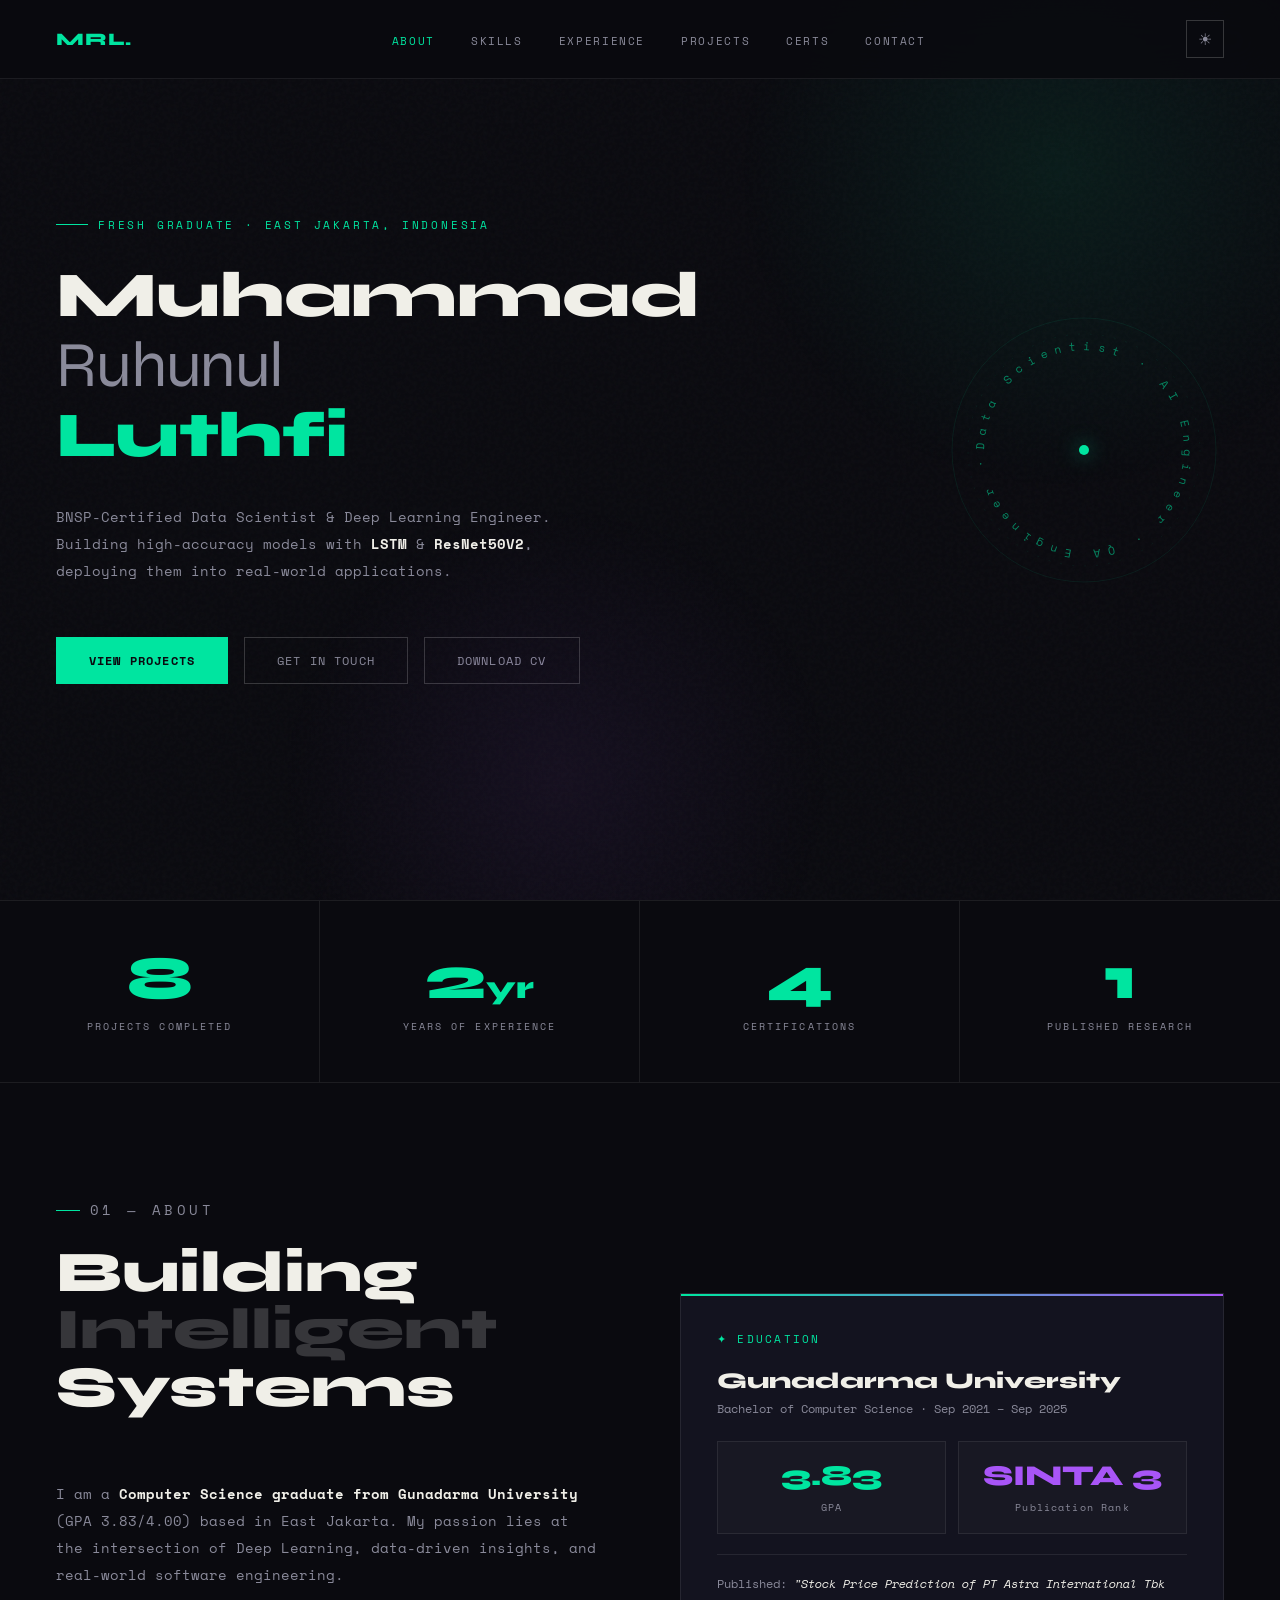
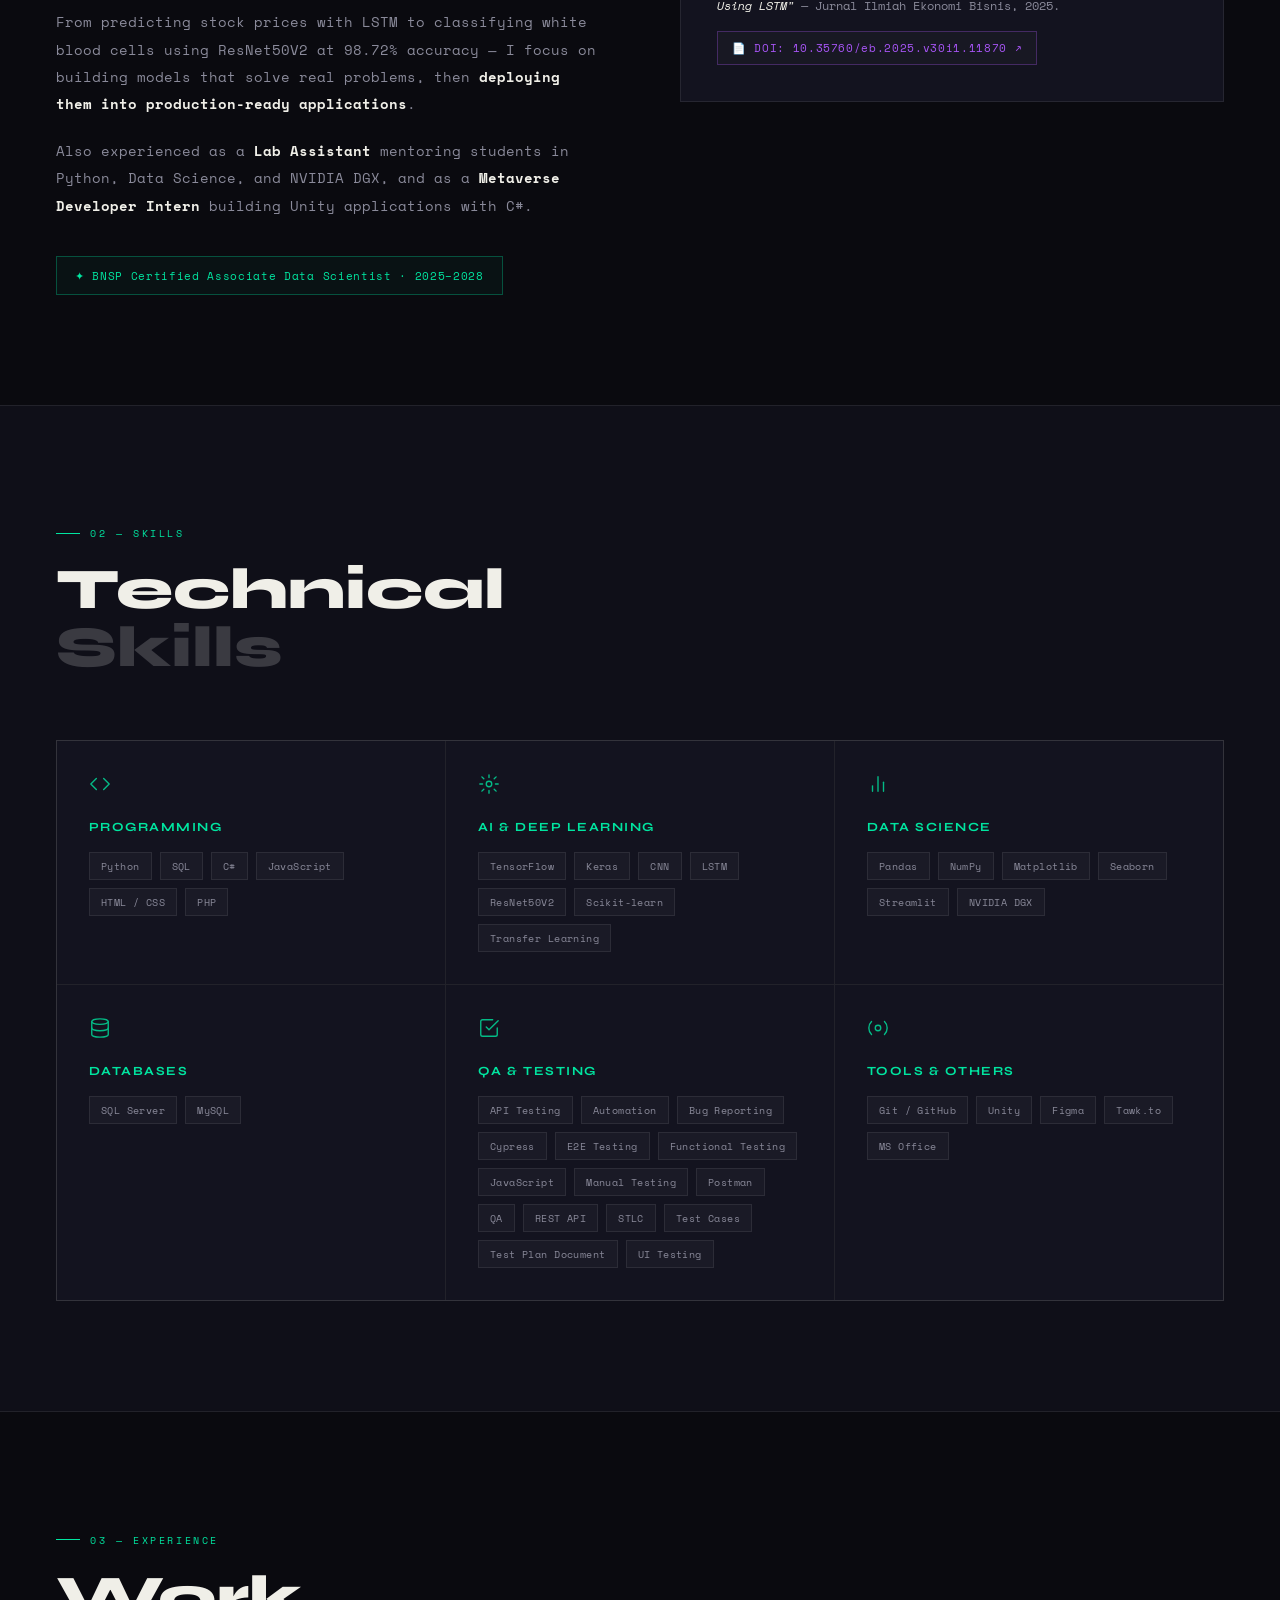
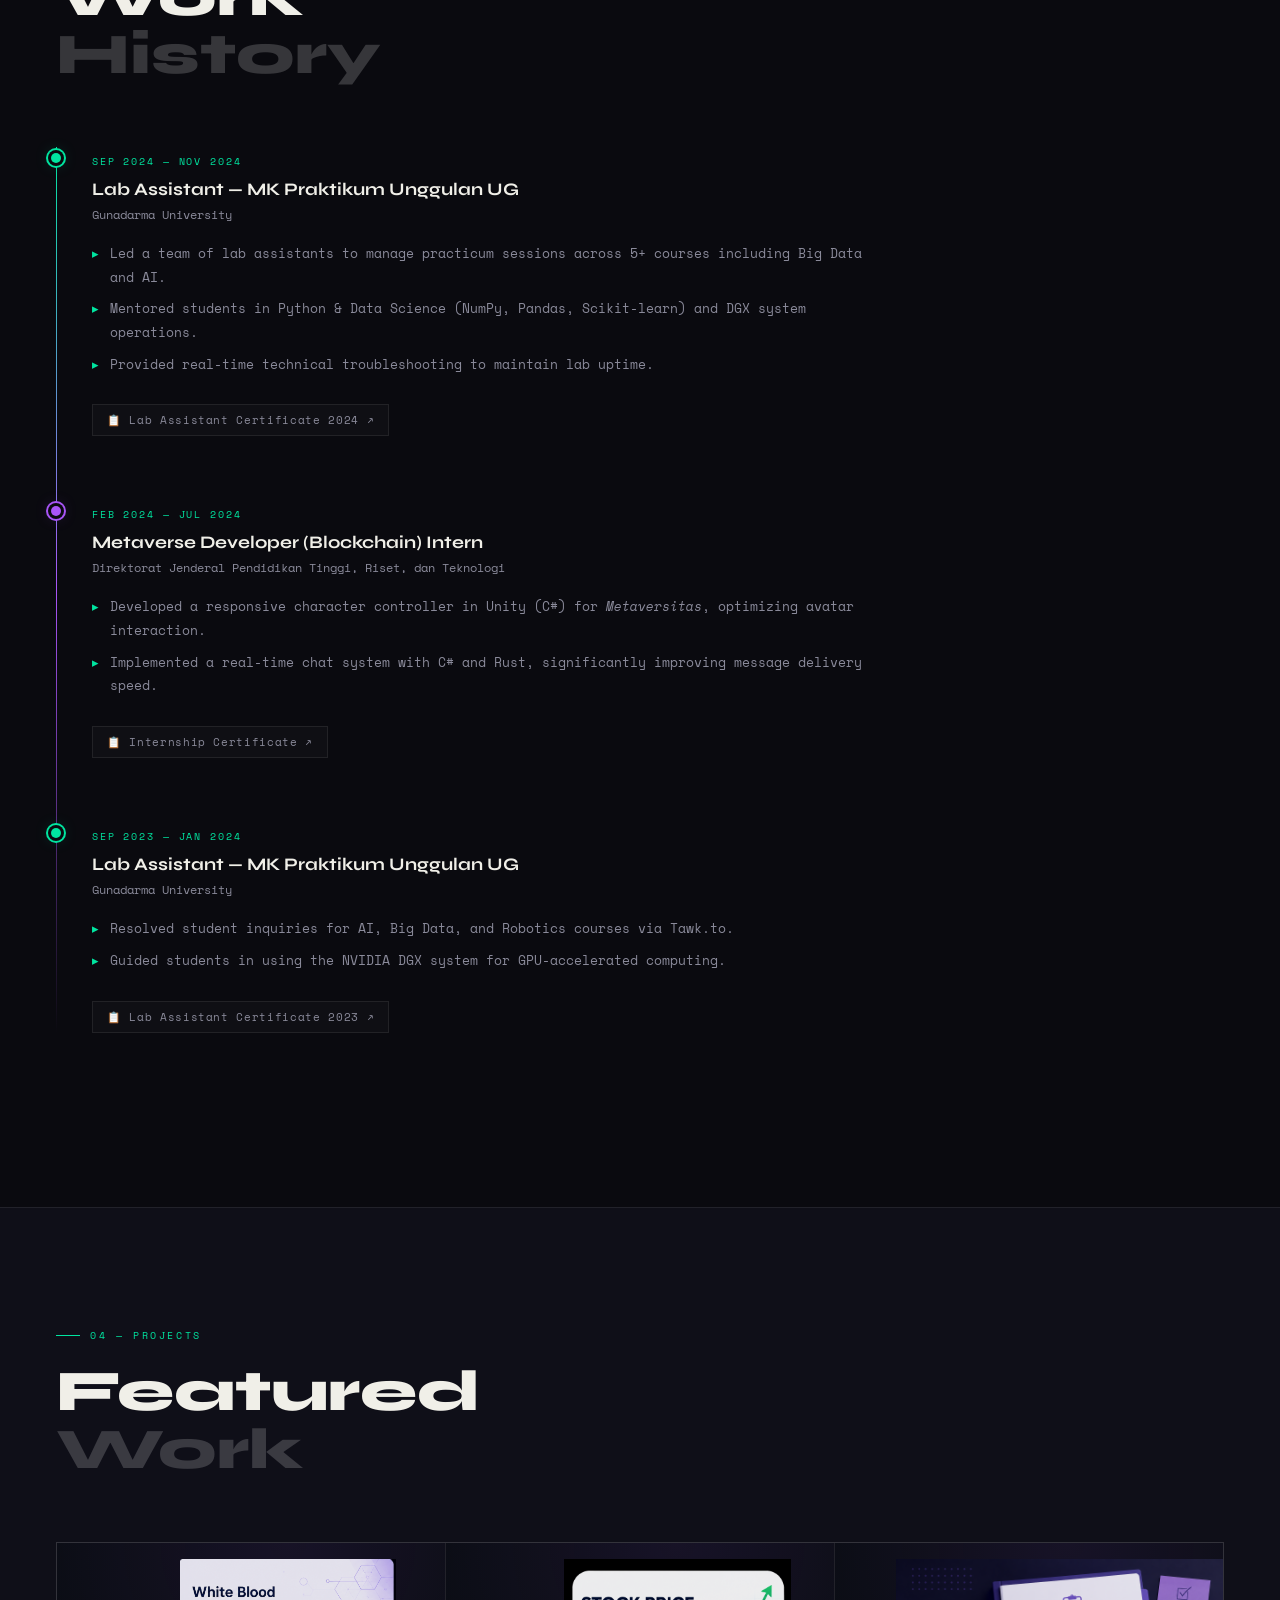
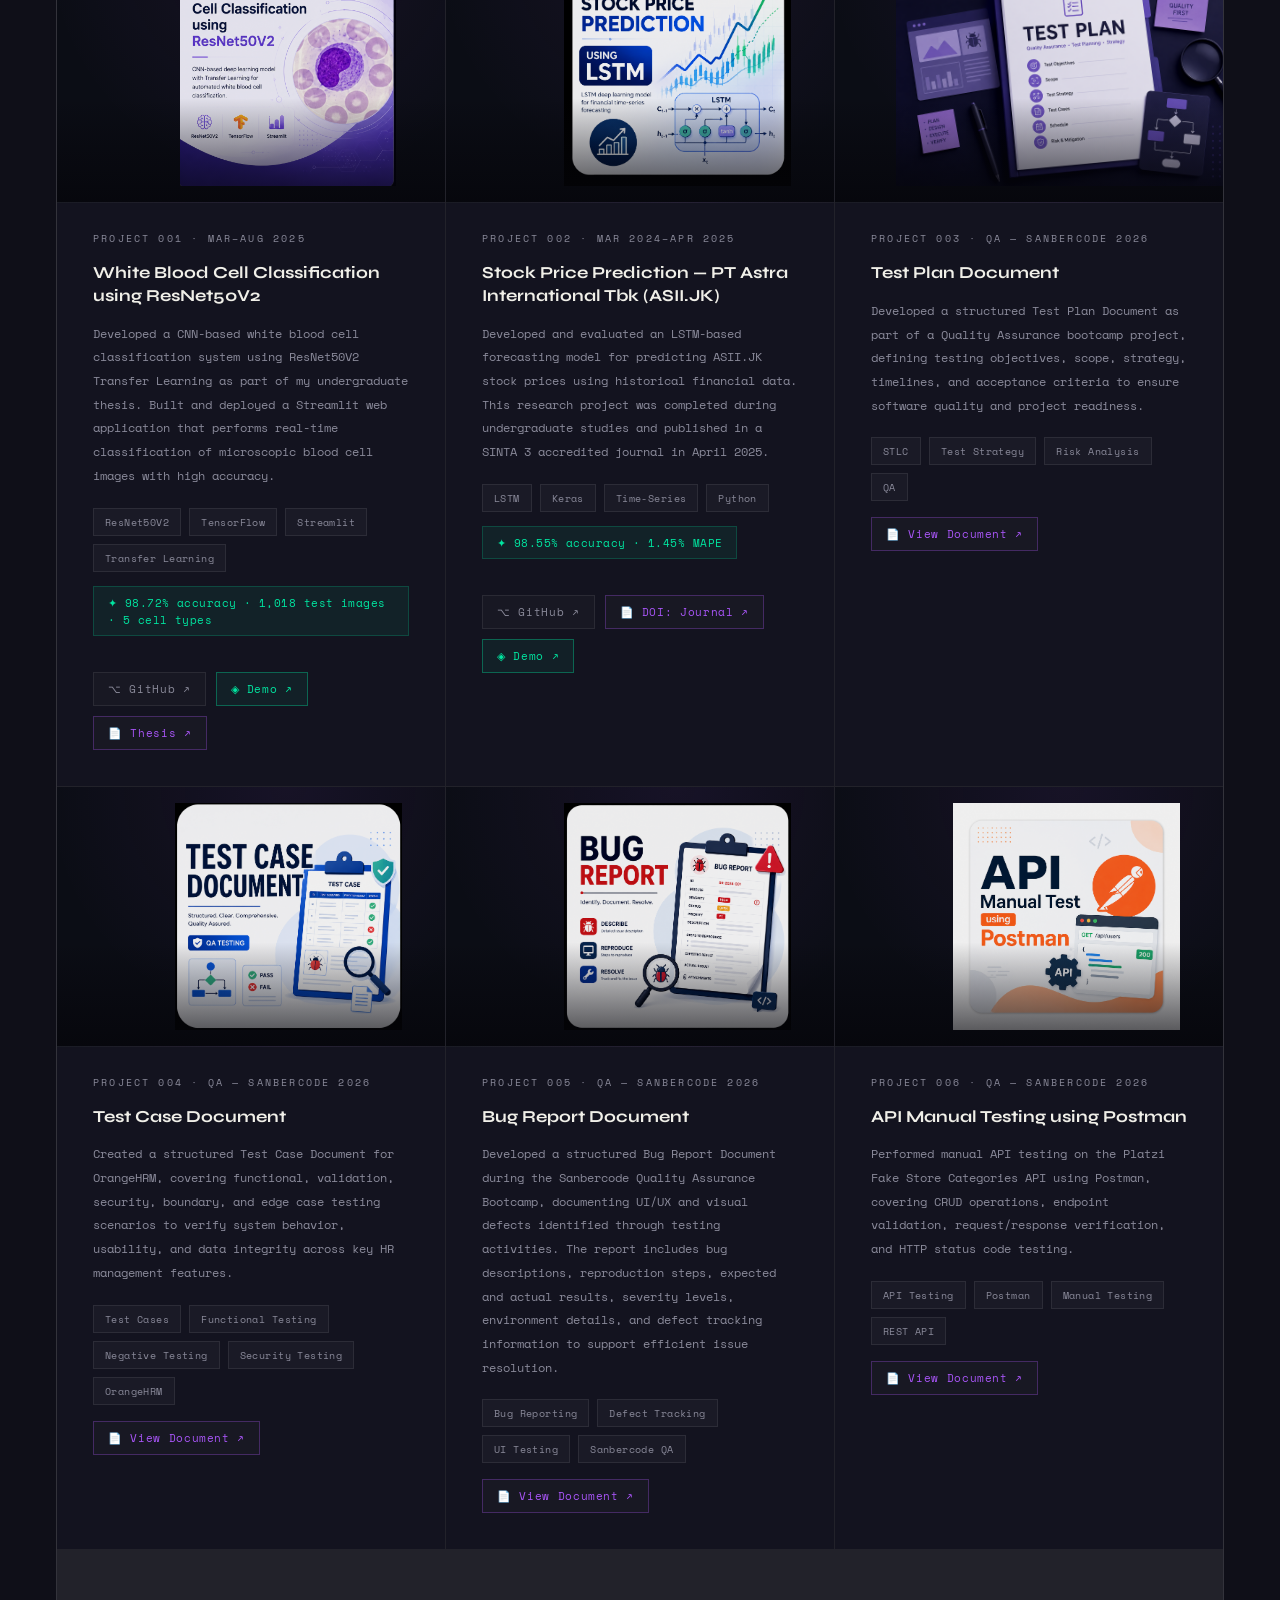
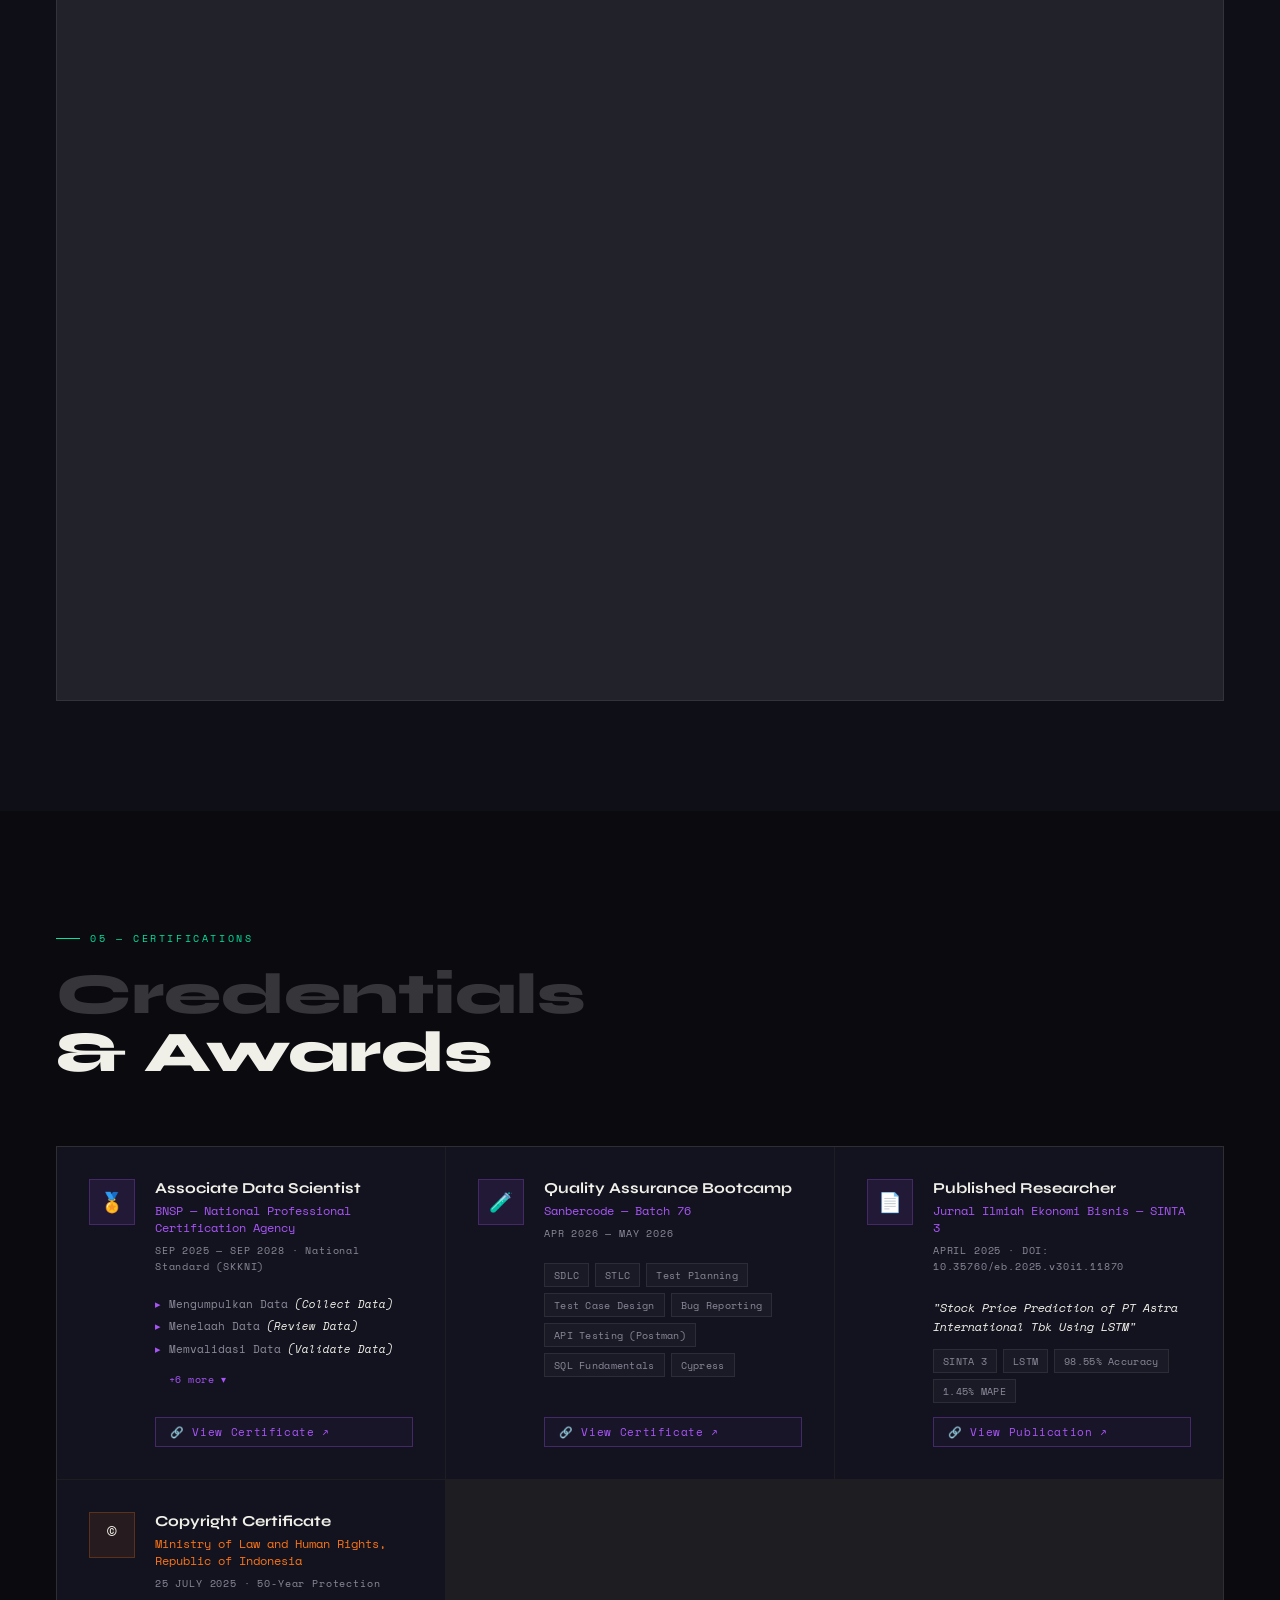
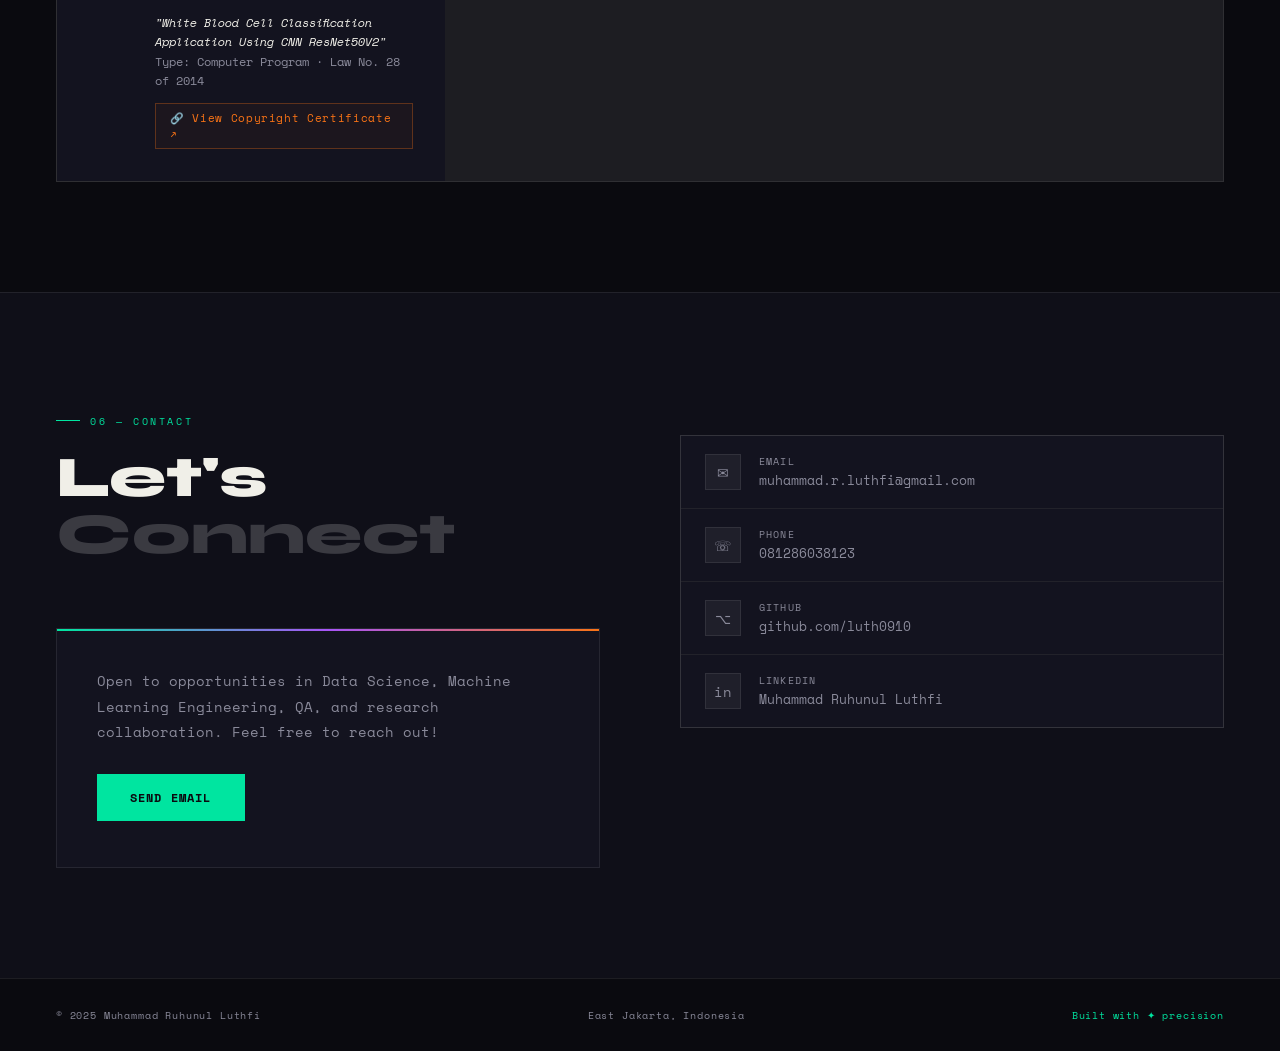
<file: index.html>
<!doctype html>
<html lang="en">
  <head>
    <meta charset="UTF-8" />
    <meta name="viewport" content="width=device-width, initial-scale=1.0" />
    <title>Portfolio — Luthfi</title>
    <link rel="preconnect" href="https://fonts.googleapis.com" />
    <link rel="stylesheet" type="text/css" href="styles.css" />
    <link href="https://fonts.googleapis.com/css2?family=Space+Mono:ital,wght@0,400;0,700;1,400&family=Syne:wght@400;700;800&display=swap" rel="stylesheet" />
  </head>
  <body>
    <!-- NAV -->
    <nav>
      <a href="#hero" class="nav-logo">MRL.</a>
      <ul class="nav-links">
        <li><a href="#about">About</a></li>
        <li><a href="#skills">Skills</a></li>
        <li><a href="#experience">Experience</a></li>
        <li><a href="#projects">Projects</a></li>
        <li><a href="#certifications">Certs</a></li>
        <li><a href="#contact">Contact</a></li>
      </ul>
      <div class="nav-actions">
        <button class="theme-toggle" id="theme-btn" aria-label="Toggle light/dark mode">☀</button>
        <button class="hamburger" id="hamburger-btn" aria-label="Open menu"><span></span><span></span><span></span></button>
      </div>
    </nav>

    <div class="mobile-nav" id="mobile-nav">
      <a href="#about" onclick="closeMobileNav()">About</a>
      <a href="#skills" onclick="closeMobileNav()">Skills</a>
      <a href="#experience" onclick="closeMobileNav()">Experience</a>
      <a href="#projects" onclick="closeMobileNav()">Projects</a>
      <a href="#certifications" onclick="closeMobileNav()">Certs</a>
      <a href="#contact" onclick="closeMobileNav()">Contact</a>
    </div>

    <!-- HERO -->
    <section id="hero">
      <p class="hero-eyebrow">Fresh Graduate · East Jakarta, Indonesia</p>
      <h1 class="hero-name">
        Muhammad<br />
        <span class="outline">Ruhunul</span><br />
        <span class="accent-word">Luthfi</span>
      </h1>
      <p class="hero-desc">
        BNSP-Certified Data Scientist &amp; Deep Learning Engineer.<br />
        Building high-accuracy models with <strong>LSTM</strong> &amp; <strong>ResNet50V2</strong>,<br />
        deploying them into real-world applications.
      </p>
      <div class="hero-cta">
        <a href="#projects" class="btn btn-primary">View Projects</a>
        <a href="#contact" class="btn btn-ghost">Get in Touch</a>
        <a href="cv_Muhammad_Ruhunul_Luthfi_2.pdf" download class="btn btn-ghost">Download CV</a>
      </div>

      <!-- Animated text ring -->
      <div class="hero-badge">
        <div class="text-ring-wrap">
          <svg class="text-ring-svg" viewBox="0 0 280 280" xmlns="http://www.w3.org/2000/svg">
            <defs>
              <path id="textCircle" d="M 140,140 m -100,0 a 100,100 0 1,1 200,0 a 100,100 0 1,1 -200,0" />
            </defs>
            <!-- Outer decorative rings -->
            <circle cx="140" cy="140" r="132" stroke="rgba(0,229,160,0.08)" stroke-width="1" fill="none" />
            <circle cx="140" cy="140" r="116" stroke="rgba(0,229,160,0.06)" stroke-width="1" stroke-dasharray="2 10" fill="none" />
            <!-- Spinning text -->
            <text font-family="'Space Mono', monospace" font-size="11.5" fill="rgba(0,229,160,0.55)" letter-spacing="7.2">
              <textPath href="#textCircle">Data Scientist · AI Engineer · QA Engineer · Researcher ·</textPath>
            </text>
          </svg>
          <!-- Center dot -->
          <div class="text-ring-center">
            <div class="text-ring-dot"></div>
          </div>
        </div>
      </div>
    </section>

    <!-- STATS -->
    <div id="stats">
      <div class="stats-grid">
        <div class="stat-item reveal">
          <div class="stat-num"><span id="c-projects">0</span></div>
          <div class="stat-label">Projects Completed</div>
        </div>
        <div class="stat-item reveal">
          <div class="stat-num"><span id="c-years">0</span><span style="font-size: 2rem; color: var(--accent)">yr</span></div>
          <div class="stat-label">Years of Experience</div>
        </div>
        <div class="stat-item reveal">
          <div class="stat-num"><span id="c-certs">0</span></div>
          <div class="stat-label">Certifications</div>
        </div>
        <div class="stat-item reveal">
          <div class="stat-num"><span id="c-paper">0</span></div>
          <div class="stat-label">Published Research</div>
        </div>
      </div>
    </div>

    <!-- ABOUT -->
    <section>
      <div id="about">
        <div class="about-text reveal">
          <p class="section-label">01 — About</p>
          <h2 class="section-title">Building<br /><span class="dim">Intelligent</span><br />Systems</h2>
          <p>
            I am a <strong>Computer Science graduate from Gunadarma University</strong> (GPA 3.83/4.00) based in East Jakarta. My passion lies at the intersection of Deep Learning, data-driven insights, and real-world software engineering.
          </p>
          <p>
            From predicting stock prices with LSTM to classifying white blood cells using ResNet50V2 at 98.72% accuracy — I focus on building models that solve real problems, then
            <strong>deploying them into production-ready applications</strong>.
          </p>
          <p>
            Also experienced as a <strong>Lab Assistant</strong> mentoring students in Python, Data Science, and NVIDIA DGX, and as a <strong>Metaverse Developer Intern</strong>
            building Unity applications with C#.
          </p>
          <span class="cert-badge">✦ BNSP Certified Associate Data Scientist · 2025–2028</span>
        </div>
        <div class="reveal" style="padding-top: 100px">
          <div class="edu-card">
            <div style="font-size: 0.7rem; letter-spacing: 0.2em; color: var(--accent); margin-bottom: 20px; text-transform: uppercase">✦ Education</div>
            <div style="font-family: var(--sans); font-weight: 800; font-size: 1.4rem; margin-bottom: 6px; color: var(--text)">Gunadarma University</div>
            <div style="font-size: 0.75rem; color: var(--muted); margin-bottom: 24px">Bachelor of Computer Science · Sep 2021 – Sep 2025</div>
            <div class="edu-metrics">
              <div class="edu-metric">
                <span class="edu-metric-val">3.83</span>
                <span class="edu-metric-label">GPA</span>
              </div>
              <div class="edu-metric">
                <span class="edu-metric-val purple">SINTA 3</span>
                <span class="edu-metric-label">Publication Rank</span>
              </div>
            </div>
            <div style="font-size: 0.75rem; color: var(--muted); line-height: 1.85; border-top: 1px solid var(--border); padding-top: 18px">
              Published: <em style="color: var(--text)">"Stock Price Prediction of PT Astra International Tbk Using LSTM"</em>
              — Jurnal Ilmiah Ekonomi Bisnis, 2025.
            </div>
            <div style="margin-top: 14px">
              <a
                href="https://www.researchgate.net/publication/390933075_MODEL_DEEP_LEARNING_UNTUK_ANALISIS_PREDIKSI_HARGA_SAHAM_MENGGUNAKAN_METODE_LONG_SHORT-TERM_MEMORY_LSTM"
                target="_blank"
                class="project-link doi"
                style="font-size: 0.68rem"
              >
                📄 DOI: 10.35760/eb.2025.v30i1.11870 ↗
              </a>
            </div>
          </div>
        </div>
      </div>
    </section>

    <!-- SKILLS -->
    <section id="skills">
      <p class="section-label reveal">02 — Skills</p>
      <h2 class="section-title reveal">Technical<br /><span class="dim">Skills</span></h2>
      <div class="skills-grid">
        <div class="skill-card reveal">
          <span class="skill-card-icon">
            <svg width="22" height="22" viewBox="0 0 24 24" fill="none" stroke="currentColor" stroke-width="1.5" stroke-linecap="round" stroke-linejoin="round">
              <polyline points="16 18 22 12 16 6" />
              <polyline points="8 6 2 12 8 18" />
            </svg>
          </span>
          <div class="skill-card-title">Programming</div>
          <div class="skill-tags"><span class="tag">Python</span><span class="tag">SQL</span><span class="tag">C#</span><span class="tag">JavaScript</span><span class="tag">HTML / CSS</span><span class="tag">PHP</span></div>
        </div>
        <div class="skill-card reveal">
          <span class="skill-card-icon">
            <svg width="22" height="22" viewBox="0 0 24 24" fill="none" stroke="currentColor" stroke-width="1.5" stroke-linecap="round" stroke-linejoin="round">
              <circle cx="12" cy="12" r="3" />
              <path d="M12 2v3M12 19v3M4.22 4.22l2.12 2.12M17.66 17.66l2.12 2.12M2 12h3M19 12h3M4.22 19.78l2.12-2.12M17.66 6.34l2.12-2.12" />
            </svg>
          </span>
          <div class="skill-card-title">AI & Deep Learning</div>
          <div class="skill-tags">
            <span class="tag">TensorFlow</span><span class="tag">Keras</span><span class="tag">CNN</span><span class="tag">LSTM</span><span class="tag">ResNet50V2</span><span class="tag">Scikit-learn</span
            ><span class="tag">Transfer Learning</span>
          </div>
        </div>
        <div class="skill-card reveal">
          <span class="skill-card-icon">
            <svg width="22" height="22" viewBox="0 0 24 24" fill="none" stroke="currentColor" stroke-width="1.5" stroke-linecap="round" stroke-linejoin="round">
              <line x1="18" y1="20" x2="18" y2="10" />
              <line x1="12" y1="20" x2="12" y2="4" />
              <line x1="6" y1="20" x2="6" y2="14" />
            </svg>
          </span>
          <div class="skill-card-title">Data Science</div>
          <div class="skill-tags"><span class="tag">Pandas</span><span class="tag">NumPy</span><span class="tag">Matplotlib</span><span class="tag">Seaborn</span><span class="tag">Streamlit</span><span class="tag">NVIDIA DGX</span></div>
        </div>
        <div class="skill-card reveal">
          <span class="skill-card-icon">
            <svg width="22" height="22" viewBox="0 0 24 24" fill="none" stroke="currentColor" stroke-width="1.5" stroke-linecap="round" stroke-linejoin="round">
              <ellipse cx="12" cy="5" rx="9" ry="3" />
              <path d="M21 12c0 1.66-4 3-9 3s-9-1.34-9-3" />
              <path d="M3 5v14c0 1.66 4 3 9 3s9-1.34 9-3V5" />
            </svg>
          </span>
          <div class="skill-card-title">Databases</div>
          <div class="skill-tags"><span class="tag">SQL Server</span><span class="tag">MySQL</span></div>
        </div>
        <div class="skill-card reveal">
          <span class="skill-card-icon">
            <svg width="22" height="22" viewBox="0 0 24 24" fill="none" stroke="currentColor" stroke-width="1.5" stroke-linecap="round" stroke-linejoin="round">
              <path d="M9 11l3 3L22 4" />
              <path d="M21 12v7a2 2 0 01-2 2H5a2 2 0 01-2-2V5a2 2 0 012-2h11" />
            </svg>
          </span>
          <div class="skill-card-title">QA & Testing</div>
         <div class="skill-tags">
<span class="tag">API Testing</span>
<span class="tag">Automation</span>
<span class="tag">Bug Reporting</span>
<span class="tag">Cypress</span>
<span class="tag">E2E Testing</span>
<span class="tag">Functional Testing</span>
<span class="tag">JavaScript</span>
<span class="tag">Manual Testing</span>
<span class="tag">Postman</span>
<span class="tag">QA</span>
<span class="tag">REST API</span>
<span class="tag">STLC</span>
<span class="tag">Test Cases</span>
<span class="tag">Test Plan Document</span>
<span class="tag">UI Testing</span></div>
        </div>
        <div class="skill-card reveal">
          <span class="skill-card-icon">
            <svg width="22" height="22" viewBox="0 0 24 24" fill="none" stroke="currentColor" stroke-width="1.5" stroke-linecap="round" stroke-linejoin="round">
              <circle cx="12" cy="12" r="3" />
              <path d="M19.07 4.93a10 10 0 010 14.14M4.93 4.93a10 10 0 000 14.14" />
            </svg>
          </span>
          <div class="skill-card-title">Tools & Others</div>
          <div class="skill-tags"><span class="tag">Git / GitHub</span><span class="tag">Unity</span><span class="tag">Figma</span><span class="tag">Tawk.to</span><span class="tag">MS Office</span></div>
        </div>
      </div>
    </section>

    <!-- EXPERIENCE -->
    <section id="experience">
      <p class="section-label reveal">03 — Experience</p>
      <h2 class="section-title reveal">Work<br /><span class="dim">History</span></h2>
      <div class="timeline">
       
        <div class="timeline-item">
          <div class="timeline-dot"></div>
          <div class="timeline-period">SEP 2024 — NOV 2024</div>
          <div class="timeline-role">Lab Assistant — MK Praktikum Unggulan UG</div>
          <div class="timeline-org">Gunadarma University</div>
          <ul class="timeline-list">
            <li>Led a team of lab assistants to manage practicum sessions across 5+ courses including Big Data and AI.</li>
            <li>Mentored students in Python &amp; Data Science (NumPy, Pandas, Scikit-learn) and DGX system operations.</li>
            <li>Provided real-time technical troubleshooting to maintain lab uptime.</li>
          </ul>
          <div style="margin-top: 14px; display: flex; flex-wrap: wrap; gap: 8px">
            <a href="https://luthfi-portfolio.vercel.app/certificate/sertif2_merged.pdf" target="_blank" class="timeline-proof">📋 Lab Assistant Certificate 2024 ↗</a>
          </div>
        </div>
 <div class="timeline-item">
          <div class="timeline-dot purple"></div>
          <div class="timeline-period">FEB 2024 — JUL 2024</div>
          <div class="timeline-role">Metaverse Developer (Blockchain) Intern</div>
          <div class="timeline-org">Direktorat Jenderal Pendidikan Tinggi, Riset, dan Teknologi</div>
          <ul class="timeline-list">
            <li>Developed a responsive character controller in Unity (C#) for <em>Metaversitas</em>, optimizing avatar interaction.</li>
            <li>Implemented a real-time chat system with C# and Rust, significantly improving message delivery speed.</li>
          </ul>
          <div style="margin-top: 14px; display: flex; flex-wrap: wrap; gap: 8px">
            <a href="https://luthfi-portfolio.vercel.app/certificate/sertifikat+magang.pdf" target="_blank" class="timeline-proof">📋 Internship Certificate ↗</a>
          </div>
        </div>




        <div class="timeline-item">
          <div class="timeline-dot"></div>
          <div class="timeline-period">SEP 2023 — JAN 2024</div>
          <div class="timeline-role">Lab Assistant — MK Praktikum Unggulan UG</div>
          <div class="timeline-org">Gunadarma University</div>
          <ul class="timeline-list">
            <li>Resolved student inquiries for AI, Big Data, and Robotics courses via Tawk.to.</li>
            <li>Guided students in using the NVIDIA DGX system for GPU-accelerated computing.</li>
          </ul>
          <div style="margin-top: 14px; display: flex; flex-wrap: wrap; gap: 8px">
            <a href="https://luthfi-portfolio.vercel.app/certificate/ilovepdf_merged%20(1).pdf" target="_blank" class="timeline-proof">📋 Lab Assistant Certificate 2023 ↗</a>
          </div>
        </div>
      </div>
    </section>

    <!-- PROJECTS -->
    <section id="projects">
      <p class="section-label reveal">04 — Projects</p>
      <h2 class="section-title reveal">Featured<br /><span class="dim">Work</span></h2>
      <div class="projects-grid">
        <div class="project-card reveal">
          <div class="project-img-wrap">
            <img src="img/img-wbc.png" alt="White Blood Cell Classification" />
          </div>
          <div class="project-num">PROJECT 001 · MAR–AUG 2025</div>
          <div class="project-title">White Blood Cell Classification using ResNet50V2</div>
          <div class="project-desc">
            Developed a CNN-based white blood cell classification system using ResNet50V2 Transfer Learning as part of my undergraduate thesis. Built and deployed a Streamlit web application that performs real-time classification of
            microscopic blood cell images with high accuracy.
          </div>
          <div class="skill-tags"><span class="tag">ResNet50V2</span><span class="tag">TensorFlow</span><span class="tag">Streamlit</span><span class="tag">Transfer Learning</span></div>
          <div class="project-metric" style="margin-top: 14px">✦ 98.72% accuracy · 1,018 test images · 5 cell types</div>
          <div class="project-links">
            <a href="https://github.com/luth0910/wbc-classification-resnet50v2-link-here" target="_blank" class="project-link">⌥ GitHub ↗</a>
            <a href="https://drive.google.com/file/d/1Cm1bW_-eI8F0QAoIrH8C0AED4fyKKavx/view?usp=drive_link" target="_blank" class="project-link demo">◈ Demo ↗</a>
            <a
              href="https://library.gunadarma.ac.id/repository/read/[base64]"
              target="_blank"
              class="project-link doi"
              >📄 Thesis ↗</a
            >
          </div>
        </div>

        <div class="project-card reveal">
          <div class="project-img-wrap">
            <img src="img/img-lstm.png" alt="Stock Price Prediction LSTM" />
          </div>
          <div class="project-num">PROJECT 002 · MAR 2024–APR 2025</div>
          <div class="project-title">Stock Price Prediction — PT Astra International Tbk (ASII.JK)</div>
          <div class="project-desc">
            Developed and evaluated an LSTM-based forecasting model for predicting ASII.JK stock prices using historical financial data. This research project was completed during undergraduate studies and published in a SINTA 3 accredited
            journal in April 2025.
          </div>
          <div class="skill-tags"><span class="tag">LSTM</span><span class="tag">Keras</span><span class="tag">Time-Series</span><span class="tag">Python</span></div>
          <div class="project-metric" style="margin-top: 14px">✦ 98.55% accuracy · 1.45% MAPE</div>
          <div class="project-links">
            <a href="https://github.com/luth0910/model_deep_learning_prediksi_harga_saham" target="_blank" class="project-link">⌥ GitHub ↗</a>
            <a href="https://www.researchgate.net/publication/390933075_MODEL_DEEP_LEARNING_UNTUK_ANALISIS_PREDIKSI_HARGA_SAHAM_MENGGUNAKAN_METODE_LONG_SHORT-TERM_MEMORY_LSTM" target="_blank" class="project-link doi">📄 DOI: Journal ↗</a>
                      <a href="https://drive.google.com/file/d/17adsIDxvNILjcI2a3IdkLlE4ZwQNHh6g/view?usp=drive_link" target="_blank" class="project-link demo">◈ Demo ↗</a>

          </div>
        </div>

        <div class="project-card reveal">
          <div class="project-img-wrap">
            <img src="img/img-test-plan1.png" alt="Test Plan Document" />
          </div>
          <div class="project-num">PROJECT 003 · QA — SANBERCODE 2026</div>
          <div class="project-title">Test Plan Document</div>
          <div class="project-desc">
            Developed a structured Test Plan Document as part of a Quality Assurance bootcamp project, defining testing objectives, scope, strategy, timelines, and acceptance criteria to ensure software quality and project readiness.
          </div>
          <div class="skill-tags"><span class="tag">STLC</span><span class="tag">Test Strategy</span><span class="tag">Risk Analysis</span><span class="tag">QA</span></div>
          <div class="project-links">
            <a href="https://docs.google.com/document/d/1v5_OTAsl1_Yc9ndZfQDbycfxlg3TvHdgtM6Abr9uMws/edit?usp=sharing" target="_blank" class="project-link doi">📄 View Document ↗</a>
          </div>
        </div>

        <div class="project-card reveal">
          <div class="project-img-wrap">
            <img src="img/img-test-case.png" alt="Test Case Document" />
          </div>
          <div class="project-num">PROJECT 004 · QA — SANBERCODE 2026</div>
          <div class="project-title">Test Case Document</div>
          <div class="project-desc">
            Created a structured Test Case Document for OrangeHRM, covering functional, validation, security, boundary, and edge case testing scenarios to verify system behavior, usability, and data integrity across key HR management
            features.
          </div>
          <div class="skill-tags">
            <span class="tag">Test Cases</span>
            <span class="tag">Functional Testing</span>
            <span class="tag">Negative Testing</span>
            <span class="tag">Security Testing</span>
            <span class="tag">OrangeHRM</span>
          </div>
          <div class="project-links">
            <a href="https://docs.google.com/spreadsheets/d/1g5dGfF6BGnYq8iaIFtoEOVbtz2GNq2r8/edit?usp=sharing" target="_blank" class="project-link doi">📄 View Document ↗</a>
          </div>
        </div>

        <div class="project-card reveal">
          <div class="project-img-wrap">
            <img src="img/img-bug-report.png" alt="Bug Report Document" />
          </div>

          <div class="project-num">PROJECT 005 · QA — SANBERCODE 2026</div>

          <div class="project-title">Bug Report Document</div>

          <div class="project-desc">
            Developed a structured Bug Report Document during the Sanbercode Quality Assurance Bootcamp, documenting UI/UX and visual defects identified through testing activities. The report includes bug descriptions, reproduction steps,
            expected and actual results, severity levels, environment details, and defect tracking information to support efficient issue resolution.
          </div>

          <div class="skill-tags">
            <span class="tag">Bug Reporting</span>
            <span class="tag">Defect Tracking</span>
            <span class="tag">UI Testing</span>
            <span class="tag">Sanbercode QA</span>
          </div>

          <div class="project-links">
            <a href="https://docs.google.com/spreadsheets/d/1iZalhRXvkkuPyvg1VV7f_jUmTbhOAspL/edit?usp=sharing" target="_blank" class="project-link doi"> 📄 View Document ↗ </a>
          </div>
        </div>

        <div class="project-card reveal">
          <div class="project-img-wrap">
            <img src="img/img-manual.png" alt="API Manual Test Postman" />
          </div>

          <div class="project-num">PROJECT 006 · QA — SANBERCODE 2026</div>

          <div class="project-title">API Manual Testing using Postman</div>

          <div class="project-desc">Performed manual API testing on the Platzi Fake Store Categories API using Postman, covering CRUD operations, endpoint validation, request/response verification, and HTTP status code testing.</div>

          <div class="skill-tags">
            <span class="tag">API Testing</span>
            <span class="tag">Postman</span>
            <span class="tag">Manual Testing</span>
            <span class="tag">REST API</span>
          </div>

          <div class="project-links">
            <a href="https://documenter.getpostman.com/view/21461383/2sBXwtp9Ky" target="_blank" class="project-link doi"> 📄 View Document ↗ </a>
          </div>
        </div>

        <div class="project-card reveal">
          <div class="project-img-wrap">
            <img src="img/img-auto-api.png" alt="API Automation Test Postman" />
          </div>
          <div class="project-num">PROJECT 007 · QA — SANBERCODE 2026</div>
          <div class="project-title">API Automation Test using Postman</div>
          <div class="project-desc">Automated API test suite built in Postman with collection runner and assertions, enabling repeatable regression testing across API endpoints.</div>
          <div class="skill-tags"><span class="tag">Automation</span><span class="tag">Postman</span><span class="tag">API Testing</span><span class="tag">QA</span></div>
          <div class="project-links">
            <a href="https://docs.google.com/spreadsheets/d/1iZalhRXvkkuPyvg1VV7f_jUmTbhOAspL/edit?usp=sharing" target="_blank" class="project-link doi">📄 View Document ↗</a>
          </div>
        </div>

        <div class="project-card reveal">
          <div class="project-img-wrap">
            <img src="img/img-e2e-cy.png" alt="E2E Automation Test Cypress" />
          </div>
          <div class="project-num">PROJECT 008 · QA — SANBERCODE 2026</div>
          <div class="project-title">E2E Automation Test using Cypress</div>
          <div class="project-desc">Final Project of the SanberCode QA Automation Bootcamp. Developed an end-to-end automated testing suite for OrangeHRM using Cypress, covering the Login, Forgot Password, and Dashboard Directory modules. Automated positive and negative test scenarios, form validation, authentication workflows, employee directory search, UI verification, and navigation to ensure application quality and reliability.</div>
          <div class="skill-tags"><span class="tag">Cypress</span><span class="tag">E2E Testing</span><span class="tag">JavaScript</span><span class="tag">QA</span></div>
          <div class="project-links">
<a href="https://github.com/luth0910/Final-Project_Automation-Testing" target="_blank" class="project-link">⌥ GitHub ↗</a>
                      <a href="https://drive.google.com/file/d/1Q9Y_H9Mijh-Y1h3UY01DRwcTtsY47XUa/view?usp=drive_link" target="_blank" class="project-link demo">◈ Demo ↗</a>

          </div>          
        </div>
  

        <div class="project-card reveal upcoming-blank">
          <div class="project-img-wrap placeholder-img">
            <img src="img/img-coming.png" alt="coming-son" />
          </div>
          <div class="project-num">PROJECT 009 · UPCOMING</div>
          <div class="project-title">Coming Soon</div>
          <div class="project-desc">This project is currently in progress. Details will be added once it's completed.</div>
          <div class="skill-tags"></div>
          <div class="project-links">
            <span class="project-link doi disabled">📄 Not Available Yet</span>
          </div>
        </div>
      </div>
    </section>

    <!-- CERTIFICATIONS -->
    <section id="certifications">
      <p class="section-label reveal">05 — Certifications</p>
      <h2 class="section-title reveal"><span class="dim">Credentials</span><br />&amp; Awards</h2>
      <div class="cert-grid">
        <div class="cert-card reveal">
  <div class="cert-icon">🏅</div>
  <div>
    <div class="cert-name">Associate Data Scientist</div>
    <div class="cert-org">BNSP — National Professional Certification Agency</div>
    <div class="cert-period">SEP 2025 — SEP 2028 · National Standard (SKKNI)</div>

    <ul class="cert-competency-list" id="competency-list">
  <li>Mengumpulkan Data <em>(Collect Data)</em></li>
  <li>Menelaah Data <em>(Review Data)</em></li>
  <li>Memvalidasi Data <em>(Validate Data)</em></li>
  <li class="extra-item is-hidden">Menentukan Objek Data <em>(Determine Data Objects)</em></li>
  <li class="extra-item is-hidden">Membersihkan Data <em>(Clean Data)</em></li>
  <li class="extra-item is-hidden">Mengkonstruksi Data <em>(Construct Data)</em></li>
  <li class="extra-item is-hidden">Menentukan Label Data <em>(Specify Data Labels)</em></li>
  <li class="extra-item is-hidden">Membangun Model <em>(Build Models)</em></li>
  <li class="extra-item is-hidden">Mengevaluasi Hasil Pemodelan <em>(Evaluate Modeling Results)</em></li>
</ul>
<button type="button" class="cert-competency-toggle" onclick="toggleCompetency(this)">+6 more ▾</button>
    <a href="\Bnsp.pdf" target="_blank" class="cert-link">🔗 View Certificate ↗</a>
  </div>
</div>
       <div class="cert-card reveal">
  <div class="cert-icon">🧪</div>
  <div>
    <div class="cert-name">Quality Assurance Bootcamp</div>
    <div class="cert-org">Sanbercode — Batch 76</div>
    <div class="cert-period">APR 2026 — MAY 2026</div>
    <div class="cert-tags">
      <span class="cert-tag">SDLC</span>
      <span class="cert-tag">STLC</span>
      <span class="cert-tag">Test Planning</span>
      <span class="cert-tag">Test Case Design</span>
      <span class="cert-tag">Bug Reporting</span>
      <span class="cert-tag">API Testing (Postman)</span>
      <span class="cert-tag">SQL Fundamentals</span>
      <span class="cert-tag">Cypress</span>
    </div>
    <a href="https://drive.google.com/file/d/1WEeCZRMCCYnuWCkOpf2dyfAljlqjsqQg/view?usp=sharing" target="_blank" class="cert-link">🔗 View Certificate ↗</a>
  </div>
</div>
        <div class="cert-card reveal">
  <div class="cert-icon">📄</div>
  <div>
    <div class="cert-name">Published Researcher</div>
    <div class="cert-org">Jurnal Ilmiah Ekonomi Bisnis — SINTA 3</div>
    <div class="cert-period">APRIL 2025 · DOI: 10.35760/eb.2025.v30i1.11870</div>

    <div style="font-size: 0.72rem; color: var(--muted); line-height: 1.7; margin: 10px 0 4px;">
      <em style="color: var(--text);">"Stock Price Prediction of PT Astra International Tbk Using LSTM"</em>
    </div>

    <div class="cert-tags">
      <span class="cert-tag">SINTA 3</span>
      <span class="cert-tag">LSTM</span>
      <span class="cert-tag">98.55% Accuracy</span>
      <span class="cert-tag">1.45% MAPE</span>
    </div>

    <a href="https://www.researchgate.net/publication/390933075_MODEL_DEEP_LEARNING_UNTUK_ANALISIS_PREDIKSI_HARGA_SAHAM_MENGGUNAKAN_METODE_LONG_SHORT-TERM_MEMORY_LSTM" target="_blank" class="cert-link">🔗 View Publication ↗</a>
  </div>
</div>
        <div class="cert-card reveal" style="border-color: rgba(249, 115, 22, 0.2)">
          <div class="cert-icon" style="background: rgba(249, 115, 22, 0.08); border-color: rgba(249, 115, 22, 0.25)">©</div>
          <div>
            <div class="cert-name">Copyright Certificate</div>
            <div class="cert-org" style="color: var(--accent3)">Ministry of Law and Human Rights, Republic of Indonesia</div>
            <div class="cert-period">25 JULY 2025 · 50-Year Protection</div>
            <div style="font-size: 0.72rem; color: var(--muted); line-height: 1.7; margin: 8px 0 12px">
              <em style="color: var(--text)">"White Blood Cell Classification Application Using CNN ResNet50V2"</em><br />
              Type: Computer Program · Law No. 28 of 2014
            </div>
            <a href="https://luthfi-portfolio.vercel.app/certificate/SuratCiptaan_EC002025097698%20(1).pdf" target="_blank" class="cert-link orange-link">🔗 View Copyright Certificate ↗</a>
          </div>
        </div>
      </div>
    </section>

    <!-- CONTACT -->
    <section id="contact">
      <div class="contact-inner">
        <div class="reveal">
          <p class="section-label">06 — Contact</p>
          <h2 class="section-title">Let's<br /><span class="dim">Connect</span></h2>
          <div class="contact-cta-block">
            <p style="font-size: 0.85rem; color: var(--muted); line-height: 1.9; margin-bottom: 28px">Open to opportunities in Data Science, Machine Learning Engineering, QA, and research collaboration. Feel free to reach out!</p>
            <a href="mailto:muhammad.r.luthfi@gmail.com" class="btn btn-primary">Send Email</a>
          </div>
        </div>
        <div class="reveal">
          <div class="contact-links">
            <a href="mailto:muhammad.r.luthfi@gmail.com" class="contact-link">
              <div class="contact-link-icon">✉</div>
              <div>
                <div style="font-size: 0.6rem; letter-spacing: 0.12em; color: var(--muted); margin-bottom: 2px; text-transform: uppercase">Email</div>
                <div>muhammad.r.luthfi@gmail.com</div>
              </div>
            </a>
            <a href="tel:081286038123" class="contact-link">
              <div class="contact-link-icon">☏</div>
              <div>
                <div style="font-size: 0.6rem; letter-spacing: 0.12em; color: var(--muted); margin-bottom: 2px; text-transform: uppercase">Phone</div>
                <div>081286038123</div>
              </div>
            </a>
            <a href="https://github.com/luth0910" target="_blank" class="contact-link">
              <div class="contact-link-icon">⌥</div>
              <div>
                <div style="font-size: 0.6rem; letter-spacing: 0.12em; color: var(--muted); margin-bottom: 2px; text-transform: uppercase">GitHub</div>
                <div>github.com/luth0910</div>
              </div>
            </a>
            <a href="https://linkedin.com/in/muhammad-ruhunul-luthfi-739aa63a1" target="_blank" class="contact-link">
              <div class="contact-link-icon">in</div>
              <div>
                <div style="font-size: 0.6rem; letter-spacing: 0.12em; color: var(--muted); margin-bottom: 2px; text-transform: uppercase">LinkedIn</div>
                <div>Muhammad Ruhunul Luthfi</div>
              </div>
            </a>
            <!-- <a href="https://luthfi-portfolio.vercel.app" target="_blank" class="contact-link">
              <div class="contact-link-icon">◈</div>
              <div> -->
                <!-- <div style="font-size: 0.6rem; letter-spacing: 0.12em; color: var(--muted); margin-bottom: 2px; text-transform: uppercase">Portfolio</div>
                <div>luthfi-portfolio.vercel.app</div> -->
              </div>
            </a>
          </div>
        </div>
      </div>
    </section>

    <!-- FOOTER -->
    <footer>
      <span>© 2025 Muhammad Ruhunul Luthfi</span>
      <span>East Jakarta, Indonesia</span>
      <span style="color: var(--accent)">Built with ✦ precision</span>
    </footer>

    <script src="scripts.js"></script>
  </body>
</html>
</file>
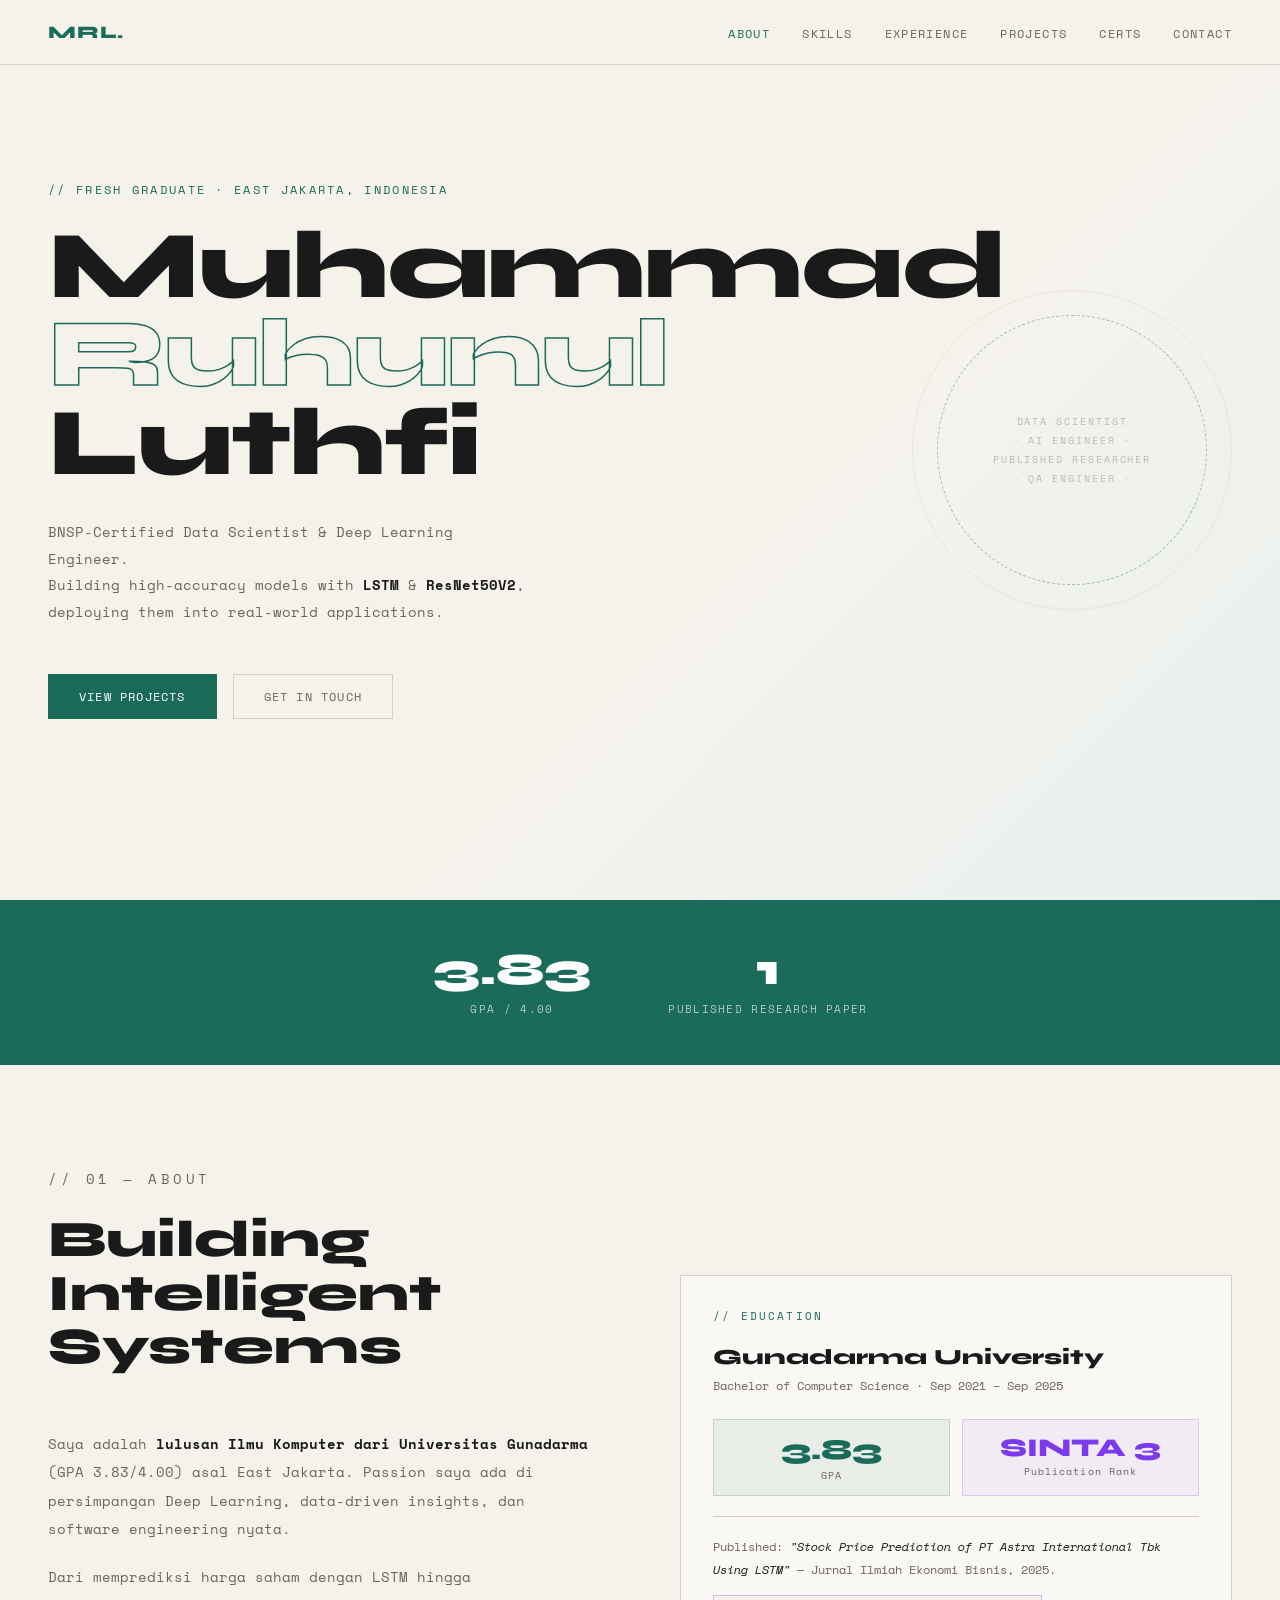
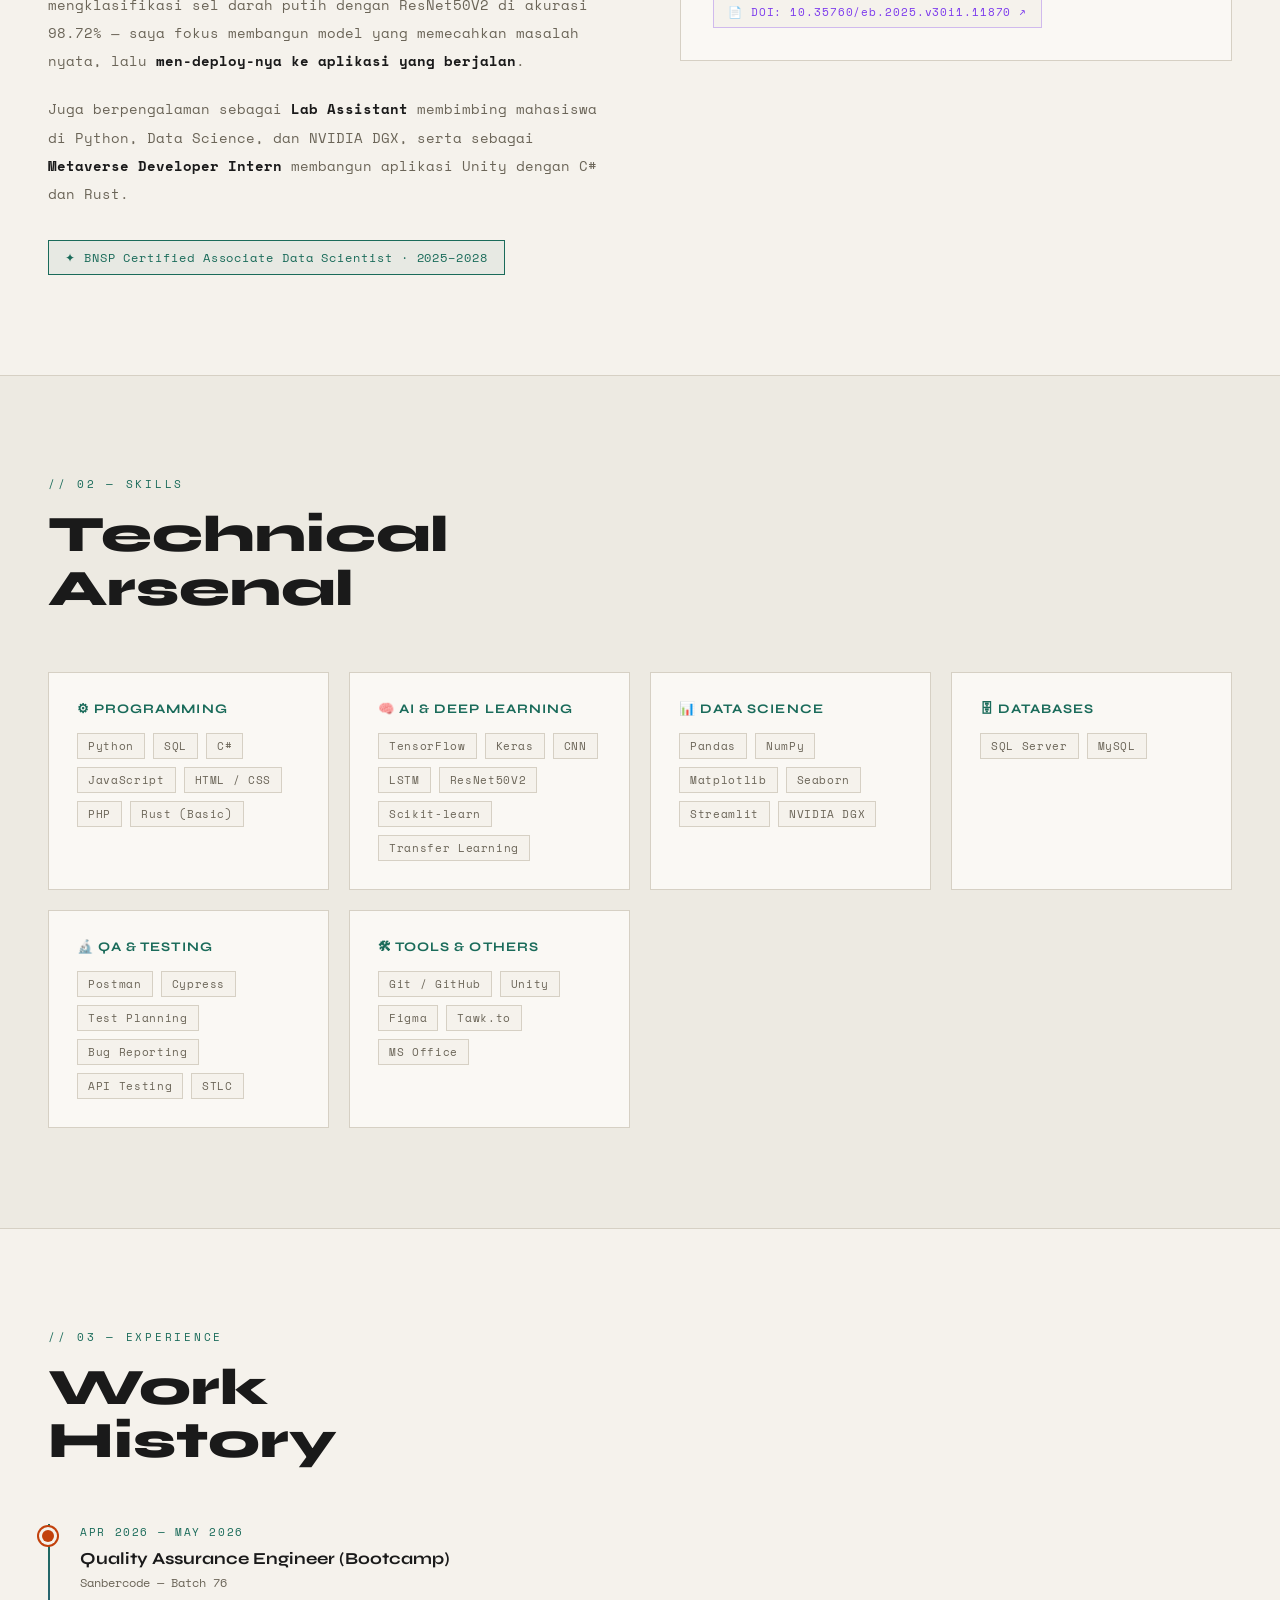
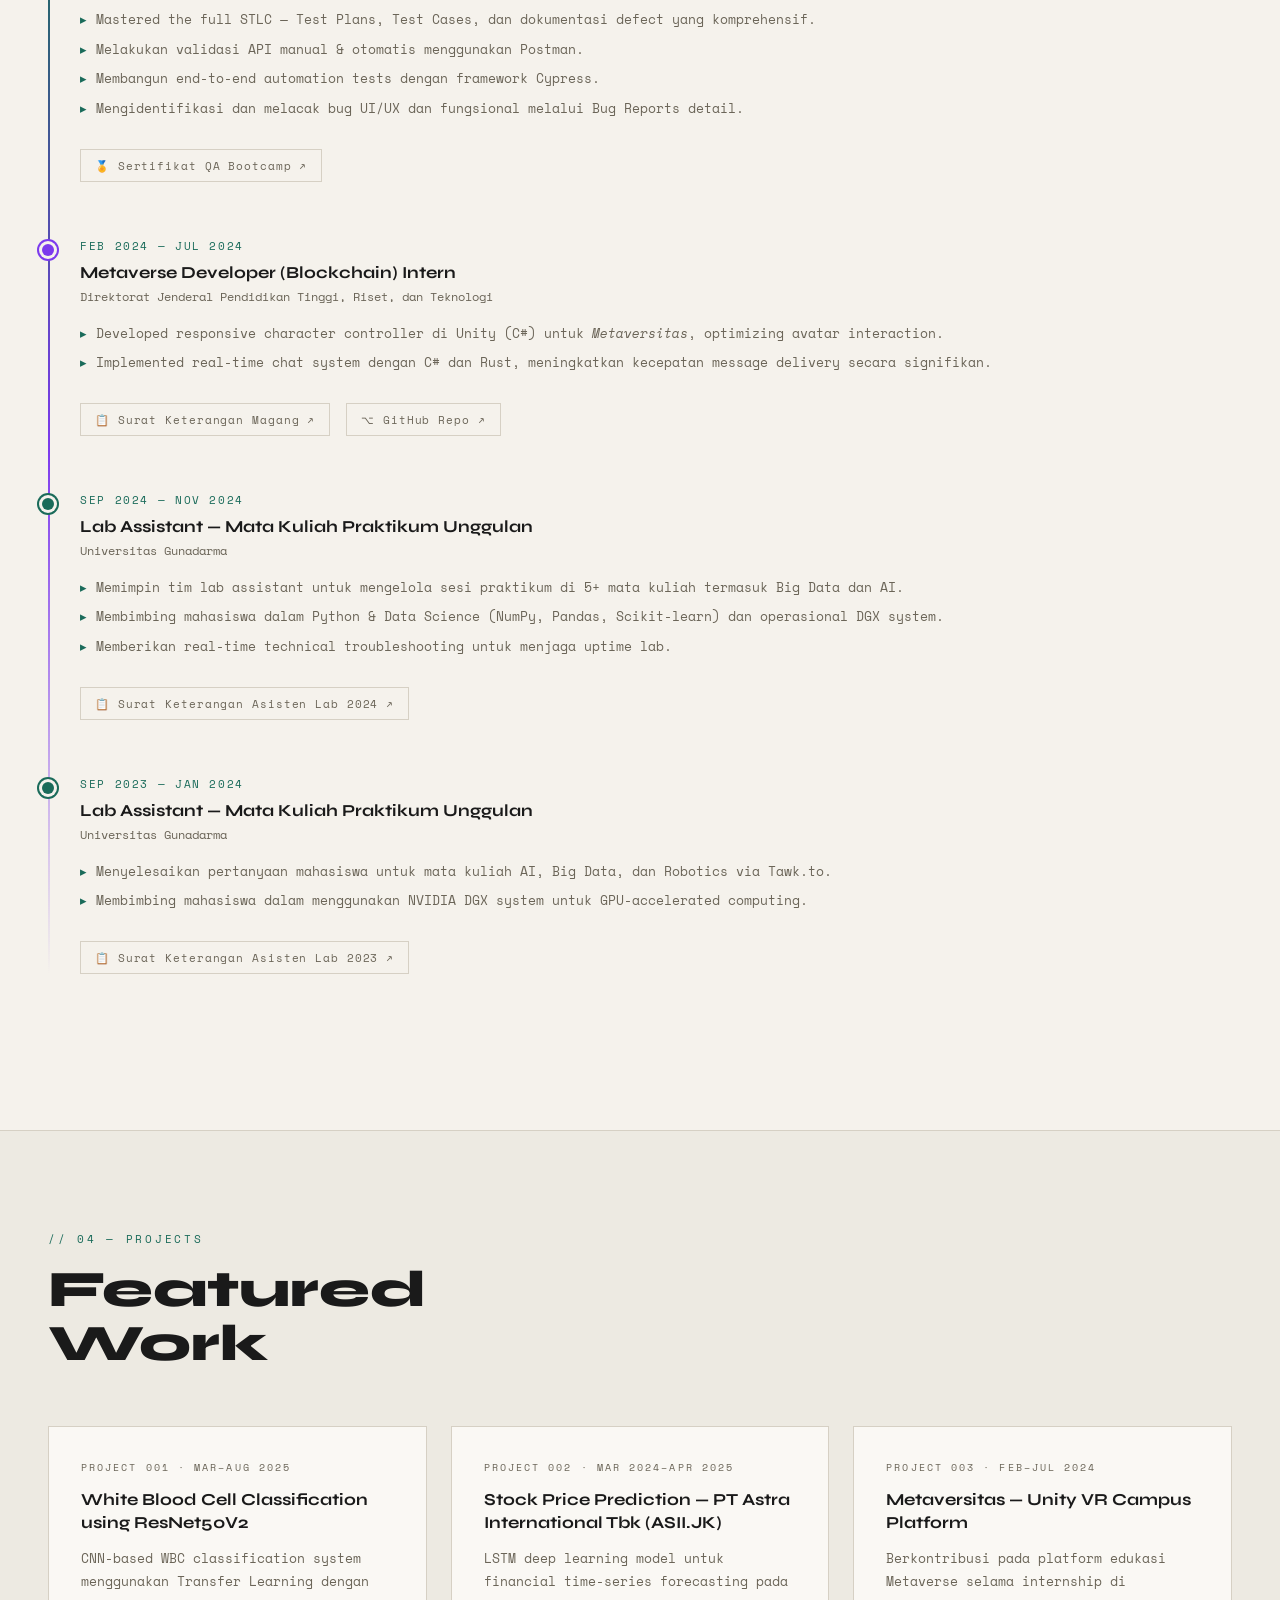
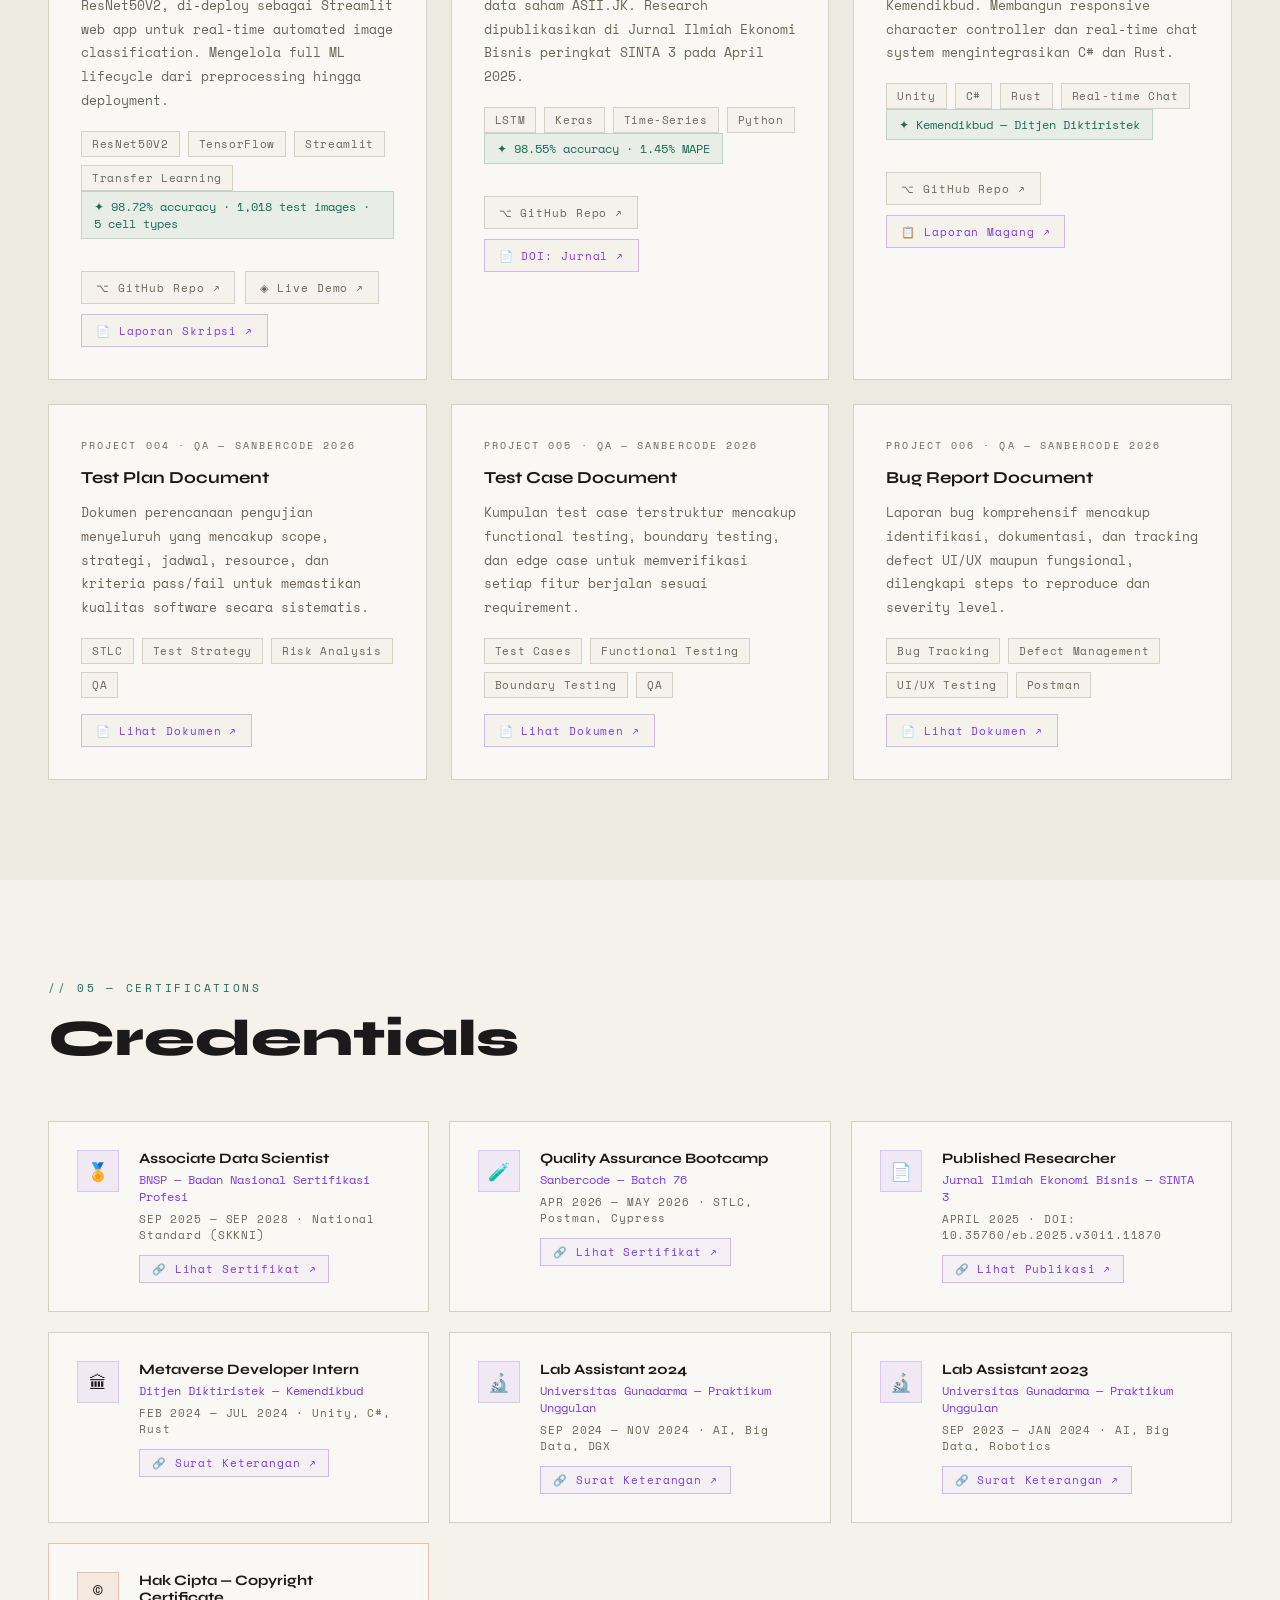
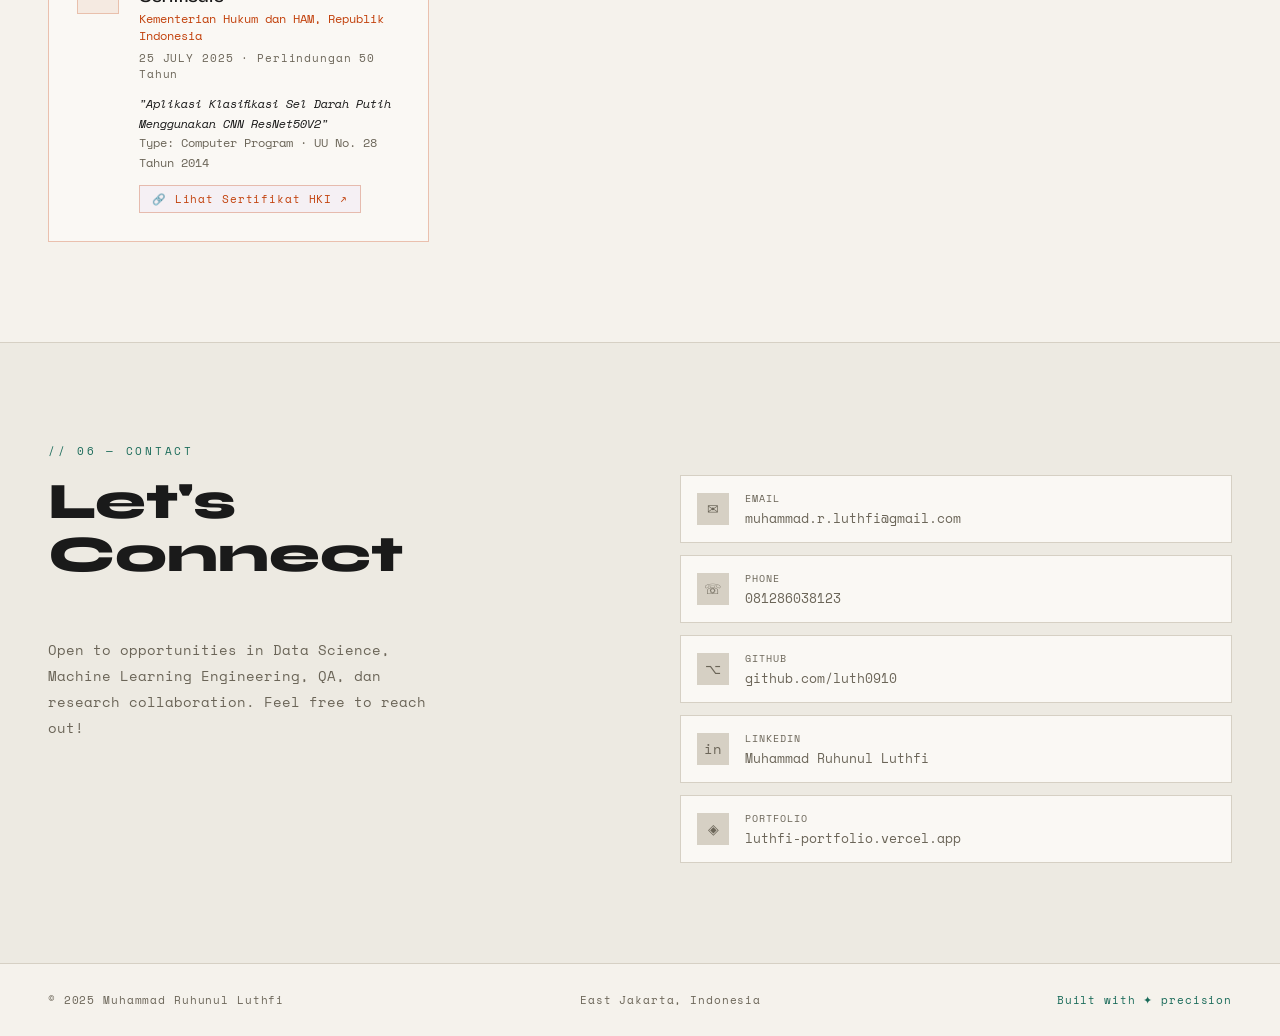
<file: index (4).html>
<!DOCTYPE html>
<html lang="en">
<head>
  <meta charset="UTF-8" />
  <meta name="viewport" content="width=device-width, initial-scale=1.0"/>
  <title>Luthfi — Data Scientist & AI Engineer</title>
  <link rel="preconnect" href="https://fonts.googleapis.com">
  <link href="https://fonts.googleapis.com/css2?family=Space+Mono:ital,wght@0,400;0,700;1,400&family=Syne:wght@400;700;800&display=swap" rel="stylesheet">
  <style>
    :root {
      /* ── WARNA UTAMA (light/cream theme) ── */
      --bg:        #f5f2ec;       /* background utama: krem hangat */
      --surface:   #edeae2;       /* surface card section */
      --border:    #d6d0c4;       /* border halus */
      --accent:    #1a6b5a;       /* hijau teal gelap */
      --accent2:   #7c3aed;       /* ungu */
      --accent3:   #c2410c;       /* oranye burnt */
      --text:      #1a1a1a;       /* teks utama */
      --muted:     #6b6558;       /* teks muted coklat */
      --card:      #faf8f4;       /* bg card */
      --mono:      'Space Mono', monospace;
      --sans:      'Syne', sans-serif;
    }

    *, *::before, *::after { box-sizing: border-box; margin: 0; padding: 0; }
    html { scroll-behavior: smooth; }

    body {
      background: var(--bg);
      color: var(--text);
      font-family: var(--mono);
      overflow-x: hidden;
      /* cursor normal */
      cursor: auto;
    }

    /* ── SUBTLE TEXTURE ── */
    body::before {
      content: '';
      position: fixed; inset: 0;
      background-image: url("data:image/svg+xml,%3Csvg viewBox='0 0 200 200' xmlns='http://www.w3.org/2000/svg'%3E%3Cfilter id='n'%3E%3CfeTurbulence type='fractalNoise' baseFrequency='0.75' numOctaves='4' stitchTiles='stitch'/%3E%3C/filter%3E%3Crect width='100%25' height='100%25' filter='url(%23n)' opacity='0.03'/%3E%3C/svg%3E");
      pointer-events: none; z-index: 0; opacity: 0.4;
    }

    /* ── NAV ── */
    nav {
      position: fixed; top: 0; width: 100%;
      padding: 20px 48px;
      display: flex; justify-content: space-between; align-items: center;
      z-index: 100;
      background: rgba(245,242,236,0.92);
      backdrop-filter: blur(10px);
      border-bottom: 1px solid var(--border);
    }
    .nav-logo {
      font-family: var(--sans); font-weight: 800; font-size: 1.1rem;
      color: var(--accent); letter-spacing: 0.05em; text-decoration: none;
    }
    .nav-links { display: flex; gap: 32px; list-style: none; }
    .nav-links a {
      font-size: 0.72rem; letter-spacing: 0.12em; text-transform: uppercase;
      color: var(--muted); text-decoration: none; transition: color 0.2s;
    }
    .nav-links a:hover { color: var(--accent); }

    /* ── HERO ── */
    #hero {
      min-height: 100vh;
      display: flex; flex-direction: column; justify-content: center;
      padding: 0 48px; position: relative; z-index: 1;
      background: linear-gradient(135deg, #f5f2ec 60%, #e8f0ed 100%);
    }
    .hero-tag {
      font-size: 0.72rem; letter-spacing: 0.2em; text-transform: uppercase;
      color: var(--accent); margin-bottom: 24px;
      opacity: 0; animation: fadeUp 0.6s 0.3s forwards;
    }
    .hero-name {
      font-family: var(--sans);
      font-size: clamp(3.2rem, 7.5vw, 7.5rem);
      font-weight: 800; line-height: 0.92; letter-spacing: -0.02em;
      margin-bottom: 32px; color: var(--text);
      opacity: 0; animation: fadeUp 0.6s 0.5s forwards;
    }
    .hero-name .outline {
      -webkit-text-stroke: 1.5px var(--accent);
      color: transparent;
    }
    .hero-desc {
      font-size: 0.88rem; line-height: 1.9; color: var(--muted);
      max-width: 480px; margin-bottom: 48px;
      opacity: 0; animation: fadeUp 0.6s 0.7s forwards;
    }
    .hero-desc strong { color: var(--text); }
    .hero-cta {
      display: flex; gap: 16px; flex-wrap: wrap;
      opacity: 0; animation: fadeUp 0.6s 0.9s forwards;
    }
    .btn {
      display: inline-block; padding: 13px 30px;
      font-family: var(--mono); font-size: 0.75rem;
      letter-spacing: 0.1em; text-transform: uppercase;
      text-decoration: none; border: 1.5px solid; transition: all 0.25s;
    }
    .btn-primary { background: var(--accent); border-color: var(--accent); color: #fff; }
    .btn-primary:hover { background: transparent; color: var(--accent); }
    .btn-ghost { background: transparent; border-color: var(--border); color: var(--muted); }
    .btn-ghost:hover { border-color: var(--accent); color: var(--accent); }

    .hero-deco {
      position: absolute; right: 48px; top: 50%;
      transform: translateY(-50%);
      width: 320px; height: 320px;
      border: 1.5px solid var(--border);
      border-radius: 50%;
      display: flex; align-items: center; justify-content: center;
      opacity: 0.4;
    }
    .hero-deco::before {
      content: '';
      position: absolute; inset: 24px;
      border: 1px dashed var(--accent);
      border-radius: 50%;
      animation: spin 20s linear infinite;
    }
    @keyframes spin { to { transform: rotate(360deg); } }
    .hero-deco-text {
      font-size: 0.6rem; letter-spacing: 0.2em; color: var(--muted);
      text-transform: uppercase; text-align: center; line-height: 2;
    }

    /* ── SECTIONS ── */
    section { padding: 100px 48px; position: relative; z-index: 1; }
    .section-label {
      font-size: 0.68rem; letter-spacing: 0.25em; text-transform: uppercase;
      color: var(--accent); margin-bottom: 16px;
    }
    .section-title {
      font-family: var(--sans); font-size: clamp(2rem, 4vw, 3.2rem);
      font-weight: 800; line-height: 1.05; margin-bottom: 56px; color: var(--text);
    }

    /* ── STATS ── */
    #stats {
      padding: 48px; background: var(--accent);
      position: relative; z-index: 1;
    }
    .stats-grid {
      display: grid; grid-template-columns: repeat(2, 1fr); gap: 32px; max-width: 480px; margin: 0 auto;
    }
    .stat-item { text-align: center; }
    .stat-num {
      font-family: var(--sans); font-size: 2.8rem; font-weight: 800;
      color: #fff; line-height: 1;
    }
    .stat-label {
      font-size: 0.68rem; letter-spacing: 0.12em; text-transform: uppercase;
      color: rgba(255,255,255,0.65); margin-top: 8px;
    }

    /* ── ABOUT ── */
    #about { display: grid; grid-template-columns: 1fr 1fr; gap: 80px; align-items: start; }
    .about-text p {
      font-size: 0.88rem; line-height: 2; color: var(--muted); margin-bottom: 20px;
    }
    .about-text p strong { color: var(--text); }
    .cert-badge {
      display: inline-flex; align-items: center; gap: 8px;
      padding: 8px 16px; border: 1.5px solid var(--accent);
      font-size: 0.72rem; letter-spacing: 0.08em; color: var(--accent);
      margin-top: 12px; background: rgba(26,107,90,0.06);
    }

    /* ── SKILLS ── */
    .skills-grid {
      display: grid; grid-template-columns: repeat(auto-fill, minmax(280px, 1fr)); gap: 20px;
    }
    .skill-card {
      background: var(--card); border: 1.5px solid var(--border); padding: 28px;
      transition: border-color 0.25s, transform 0.25s, box-shadow 0.25s;
    }
    .skill-card:hover {
      border-color: var(--accent); transform: translateY(-4px);
      box-shadow: 0 8px 32px rgba(26,107,90,0.1);
    }
    .skill-card-title {
      font-family: var(--sans); font-weight: 700; font-size: 0.82rem;
      color: var(--accent); letter-spacing: 0.08em; text-transform: uppercase; margin-bottom: 16px;
    }
    .skill-tags { display: flex; flex-wrap: wrap; gap: 8px; }
    .tag {
      font-size: 0.68rem; letter-spacing: 0.06em; padding: 4px 10px;
      border: 1px solid var(--border); color: var(--muted); transition: all 0.2s;
      background: var(--bg);
    }
    .tag:hover { border-color: var(--accent2); color: var(--accent2); background: rgba(124,58,237,0.06); }

    /* ── TIMELINE ── */
    .timeline { position: relative; padding-left: 32px; }
    .timeline::before {
      content: ''; position: absolute; left: 0; top: 0; bottom: 0;
      width: 1.5px; background: linear-gradient(to bottom, var(--accent), var(--accent2), transparent);
    }
    .timeline-item {
      position: relative; margin-bottom: 56px;
      opacity: 0; transform: translateX(-20px); transition: opacity 0.5s, transform 0.5s;
    }
    .timeline-item.visible { opacity: 1; transform: translateX(0); }
    .timeline-dot {
      position: absolute; left: -38px; top: 6px;
      width: 12px; height: 12px; border-radius: 50%; background: var(--accent);
      box-shadow: 0 0 0 3px var(--bg), 0 0 0 5px var(--accent);
    }
    .timeline-period {
      font-size: 0.68rem; letter-spacing: 0.15em; color: var(--accent); margin-bottom: 8px;
    }
    .timeline-role {
      font-family: var(--sans); font-weight: 700; font-size: 1.05rem; margin-bottom: 4px;
    }
    .timeline-org { font-size: 0.78rem; color: var(--muted); margin-bottom: 16px; }
    .timeline-list { list-style: none; }
    .timeline-list li {
      font-size: 0.82rem; line-height: 1.8; color: var(--muted);
      padding-left: 16px; position: relative; margin-bottom: 6px;
    }
    .timeline-list li::before { content: '▸'; position: absolute; left: 0; color: var(--accent); }

    /* Bukti link di timeline */
    .timeline-proof {
      display: inline-flex; align-items: center; gap: 6px;
      margin-top: 14px; padding: 7px 14px;
      border: 1px solid var(--border); font-size: 0.7rem;
      color: var(--muted); text-decoration: none; letter-spacing: 0.08em;
      transition: all 0.2s; background: var(--bg);
    }
    .timeline-proof:hover { border-color: var(--accent); color: var(--accent); }
    .timeline-proof + .timeline-proof { margin-left: 8px; }

    /* ── PROJECTS ── */
    .projects-grid {
      display: grid; grid-template-columns: repeat(auto-fill, minmax(340px, 1fr)); gap: 24px;
    }
    .project-card {
      background: var(--card); border: 1.5px solid var(--border); padding: 32px;
      position: relative; overflow: hidden; transition: border-color 0.3s, transform 0.3s, box-shadow 0.3s;
    }
    .project-card::before {
      content: ''; position: absolute; top: 0; left: 0; right: 0; height: 3px;
      background: linear-gradient(90deg, var(--accent), var(--accent2));
      transform: scaleX(0); transform-origin: left; transition: transform 0.3s;
    }
    .project-card:hover::before { transform: scaleX(1); }
    .project-card:hover {
      border-color: var(--accent); transform: translateY(-6px);
      box-shadow: 0 12px 40px rgba(26,107,90,0.1);
    }
    .project-num { font-size: 0.65rem; letter-spacing: 0.2em; color: var(--muted); margin-bottom: 14px; }
    .project-title {
      font-family: var(--sans); font-weight: 700; font-size: 1.05rem;
      margin-bottom: 12px; line-height: 1.35; color: var(--text);
    }
    .project-desc { font-size: 0.8rem; line-height: 1.85; color: var(--muted); margin-bottom: 18px; }
    .project-metric {
      display: inline-flex; align-items: center; gap: 8px;
      background: rgba(26,107,90,0.08); border: 1px solid rgba(26,107,90,0.2);
      padding: 6px 12px; font-size: 0.72rem; color: var(--accent); margin-bottom: 16px;
    }
    .project-links { display: flex; flex-wrap: wrap; gap: 10px; margin-top: 16px; }
    .project-link {
      display: inline-flex; align-items: center; gap: 6px;
      padding: 7px 14px; font-size: 0.7rem; letter-spacing: 0.08em;
      text-decoration: none; border: 1px solid var(--border);
      color: var(--muted); transition: all 0.2s; background: var(--bg);
    }
    .project-link:hover { border-color: var(--accent); color: var(--accent); }
    .project-link.doi { border-color: rgba(124,58,237,0.3); color: var(--accent2); }
    .project-link.doi:hover { border-color: var(--accent2); background: rgba(124,58,237,0.06); }

    /* ── CERTIFICATIONS ── */
    .cert-grid {
      display: grid; grid-template-columns: repeat(auto-fill, minmax(300px, 1fr)); gap: 20px;
    }
    .cert-card {
      background: var(--card); border: 1.5px solid var(--border); padding: 28px;
      display: flex; gap: 20px; align-items: flex-start; transition: border-color 0.25s, box-shadow 0.25s;
    }
    .cert-card:hover { border-color: var(--accent2); box-shadow: 0 6px 24px rgba(124,58,237,0.08); }
    .cert-icon {
      width: 42px; height: 42px;
      background: rgba(124,58,237,0.08); border: 1.5px solid rgba(124,58,237,0.2);
      display: flex; align-items: center; justify-content: center;
      font-size: 1.1rem; flex-shrink: 0;
    }
    .cert-name { font-family: var(--sans); font-weight: 700; font-size: 0.9rem; margin-bottom: 4px; }
    .cert-org { font-size: 0.72rem; color: var(--accent2); margin-bottom: 6px; }
    .cert-period { font-size: 0.68rem; color: var(--muted); letter-spacing: 0.08em; margin-bottom: 12px; }
    .cert-link {
      display: inline-flex; align-items: center; gap: 6px;
      padding: 5px 12px; font-size: 0.68rem; letter-spacing: 0.08em;
      text-decoration: none; border: 1px solid rgba(124,58,237,0.3);
      color: var(--accent2); transition: all 0.2s; background: rgba(124,58,237,0.04);
    }
    .cert-link:hover { background: rgba(124,58,237,0.1); border-color: var(--accent2); }

    /* ── CONTACT ── */
    #contact { background: var(--surface); border-top: 1.5px solid var(--border); }
    .contact-inner { display: grid; grid-template-columns: 1fr 1fr; gap: 80px; align-items: start; }
    .contact-links { display: flex; flex-direction: column; gap: 12px; margin-top: 32px; }
    .contact-link {
      display: flex; align-items: center; gap: 16px;
      text-decoration: none; padding: 14px 16px;
      border: 1.5px solid var(--border); color: var(--muted); font-size: 0.82rem;
      transition: all 0.25s; background: var(--card);
    }
    .contact-link:hover { border-color: var(--accent); color: var(--accent); transform: translateX(6px); }
    .contact-link-icon {
      width: 32px; height: 32px; background: var(--border);
      display: flex; align-items: center; justify-content: center; font-size: 0.9rem; flex-shrink: 0;
    }

    /* ── FOOTER ── */
    footer {
      padding: 28px 48px; border-top: 1.5px solid var(--border);
      display: flex; justify-content: space-between; align-items: center;
      font-size: 0.68rem; color: var(--muted); letter-spacing: 0.08em;
      position: relative; z-index: 1; background: var(--bg);
    }

    /* ── REVEAL ANIMATIONS ── */
    @keyframes fadeUp {
      from { opacity: 0; transform: translateY(24px); }
      to   { opacity: 1; transform: translateY(0); }
    }
    .reveal {
      opacity: 0; transform: translateY(28px);
      transition: opacity 0.6s, transform 0.6s;
    }
    .reveal.visible { opacity: 1; transform: translateY(0); }

    /* ── SCROLLBAR ── */
    ::-webkit-scrollbar { width: 4px; }
    ::-webkit-scrollbar-track { background: var(--bg); }
    ::-webkit-scrollbar-thumb { background: var(--accent); }

    /* ── MOBILE ── */
    @media (max-width: 768px) {
      nav { padding: 16px 24px; }
      .nav-links { display: none; }
      #hero { padding: 100px 24px 60px; }
      section { padding: 72px 24px; }
      #stats { padding: 40px 24px; }
      .stats-grid { grid-template-columns: 1fr 1fr; }
      #about { grid-template-columns: 1fr; gap: 40px; }
      .contact-inner { grid-template-columns: 1fr; gap: 40px; }
      footer { flex-direction: column; gap: 8px; text-align: center; }
      .hero-deco { display: none; }
    }
  </style>
</head>
<body>

  <!-- ═══════════════════════════════════════
       NAV
  ═══════════════════════════════════════ -->
  <nav>
    <a href="#hero" class="nav-logo">MRL.</a>
    <ul class="nav-links">
      <li><a href="#about">About</a></li>
      <li><a href="#skills">Skills</a></li>
      <li><a href="#experience">Experience</a></li>
      <li><a href="#projects">Projects</a></li>
      <li><a href="#certifications">Certs</a></li>
      <li><a href="#contact">Contact</a></li>
    </ul>
  </nav>

  <!-- ═══════════════════════════════════════
       HERO
  ═══════════════════════════════════════ -->
  <section id="hero">
    <div class="hero-deco">
      <div class="hero-deco-text">
        Data Scientist<br>· AI Engineer ·<br>Published Researcher<br>· QA Engineer ·
      </div>
    </div>
    <p class="hero-tag">// Fresh Graduate · East Jakarta, Indonesia</p>
    <h1 class="hero-name">
      Muhammad<br>
      <span class="outline">Ruhunul</span><br>
      Luthfi
    </h1>
    <p class="hero-desc">
      BNSP-Certified Data Scientist &amp; Deep Learning Engineer.<br>
      Building high-accuracy models with <strong>LSTM</strong> &amp; <strong>ResNet50V2</strong>,<br>
      deploying them into real-world applications.
    </p>
    <div class="hero-cta">
      <a href="#projects" class="btn btn-primary">View Projects</a>
      <a href="#contact" class="btn btn-ghost">Get in Touch</a>
    </div>
  </section>

  <!-- ═══════════════════════════════════════
       STATS
  ═══════════════════════════════════════ -->
  <div id="stats">
    <div class="stats-grid">
      <div class="stat-item reveal">
        <div class="stat-num"><span id="c3">0</span></div>
        <div class="stat-label">GPA / 4.00</div>
      </div>
      <div class="stat-item reveal">
        <div class="stat-num"><span id="c4">0</span></div>
        <div class="stat-label">Published Research Paper</div>
      </div>
    </div>
  </div>

  <!-- ═══════════════════════════════════════
       ABOUT
  ═══════════════════════════════════════ -->
  <section>
    <div id="about">
      <div class="about-text reveal">
        <p class="section-label">// 01 — About</p>
        <h2 class="section-title">Building<br>Intelligent<br>Systems</h2>
        <p>
          Saya adalah <strong>lulusan Ilmu Komputer dari Universitas Gunadarma</strong> (GPA 3.83/4.00)
          asal East Jakarta. Passion saya ada di persimpangan Deep Learning, data-driven insights,
          dan software engineering nyata.
        </p>
        <p>
          Dari memprediksi harga saham dengan LSTM hingga mengklasifikasi sel darah putih
          dengan ResNet50V2 di akurasi 98.72% — saya fokus membangun model yang memecahkan
          masalah nyata, lalu <strong>men-deploy-nya ke aplikasi yang berjalan</strong>.
        </p>
        <p>
          Juga berpengalaman sebagai <strong>Lab Assistant</strong> membimbing mahasiswa di Python,
          Data Science, dan NVIDIA DGX, serta sebagai <strong>Metaverse Developer Intern</strong>
          membangun aplikasi Unity dengan C# dan Rust.
        </p>
        <span class="cert-badge">✦ BNSP Certified Associate Data Scientist · 2025–2028</span>
      </div>
      <div class="reveal" style="padding-top: 110px;">
        <div style="background: var(--card); border: 1.5px solid var(--border); padding: 32px;">
          <div style="font-size: 0.68rem; letter-spacing: 0.2em; color: var(--accent); margin-bottom: 20px;">// EDUCATION</div>
          <div style="font-family: var(--sans); font-weight: 800; font-size: 1.35rem; margin-bottom: 6px;">Gunadarma University</div>
          <div style="font-size: 0.78rem; color: var(--muted); margin-bottom: 24px;">Bachelor of Computer Science · Sep 2021 – Sep 2025</div>
          <div style="display: flex; gap: 12px; margin-bottom: 20px;">
            <div style="background: rgba(26,107,90,0.08); border: 1.5px solid rgba(26,107,90,0.2); padding: 12px 16px; text-align: center; flex: 1;">
              <div style="font-family: var(--sans); font-size: 1.8rem; font-weight: 800; color: var(--accent);">3.83</div>
              <div style="font-size: 0.65rem; color: var(--muted); letter-spacing: 0.1em;">GPA</div>
            </div>
            <div style="background: rgba(124,58,237,0.07); border: 1.5px solid rgba(124,58,237,0.2); padding: 12px 16px; text-align: center; flex: 1;">
              <div style="font-family: var(--sans); font-size: 1.6rem; font-weight: 800; color: var(--accent2);">SINTA 3</div>
              <div style="font-size: 0.65rem; color: var(--muted); letter-spacing: 0.1em;">Publication Rank</div>
            </div>
          </div>
          <div style="font-size: 0.78rem; color: var(--muted); line-height: 1.85; border-top: 1px solid var(--border); padding-top: 18px;">
            Published: <em style="color: var(--text);">"Stock Price Prediction of PT Astra International Tbk Using LSTM"</em>
            — Jurnal Ilmiah Ekonomi Bisnis, 2025.
          </div>
          <div style="margin-top: 14px;">
            <!-- GANTI: link ke halaman jurnal / PDF skripsi / repository skripsi -->
            <a href="https://doi.org/10.35760/eb.2025.v30i1.11870" target="_blank" class="project-link doi" style="font-size: 0.7rem;">
              📄 DOI: 10.35760/eb.2025.v30i1.11870 ↗
            </a>
          </div>
        </div>
      </div>
    </div>
  </section>

  <!-- ═══════════════════════════════════════
       SKILLS
  ═══════════════════════════════════════ -->
  <section id="skills" style="background: var(--surface); border-top: 1.5px solid var(--border); border-bottom: 1.5px solid var(--border);">
    <p class="section-label reveal">// 02 — Skills</p>
    <h2 class="section-title reveal">Technical<br>Arsenal</h2>
    <div class="skills-grid">
      <div class="skill-card reveal">
        <div class="skill-card-title">⚙ Programming</div>
        <div class="skill-tags">
          <span class="tag">Python</span><span class="tag">SQL</span>
          <span class="tag">C#</span><span class="tag">JavaScript</span>
          <span class="tag">HTML / CSS</span><span class="tag">PHP</span><span class="tag">Rust (Basic)</span>
        </div>
      </div>
      <div class="skill-card reveal">
        <div class="skill-card-title">🧠 AI & Deep Learning</div>
        <div class="skill-tags">
          <span class="tag">TensorFlow</span><span class="tag">Keras</span>
          <span class="tag">CNN</span><span class="tag">LSTM</span>
          <span class="tag">ResNet50V2</span><span class="tag">Scikit-learn</span>
          <span class="tag">Transfer Learning</span>
        </div>
      </div>
      <div class="skill-card reveal">
        <div class="skill-card-title">📊 Data Science</div>
        <div class="skill-tags">
          <span class="tag">Pandas</span><span class="tag">NumPy</span>
          <span class="tag">Matplotlib</span><span class="tag">Seaborn</span>
          <span class="tag">Streamlit</span><span class="tag">NVIDIA DGX</span>
        </div>
      </div>
      <div class="skill-card reveal">
        <div class="skill-card-title">🗄 Databases</div>
        <div class="skill-tags"><span class="tag">SQL Server</span><span class="tag">MySQL</span></div>
      </div>
      <div class="skill-card reveal">
        <div class="skill-card-title">🔬 QA & Testing</div>
        <div class="skill-tags">
          <span class="tag">Postman</span><span class="tag">Cypress</span>
          <span class="tag">Test Planning</span><span class="tag">Bug Reporting</span>
          <span class="tag">API Testing</span><span class="tag">STLC</span>
        </div>
      </div>
      <div class="skill-card reveal">
        <div class="skill-card-title">🛠 Tools & Others</div>
        <div class="skill-tags">
          <span class="tag">Git / GitHub</span><span class="tag">Unity</span>
          <span class="tag">Figma</span><span class="tag">Tawk.to</span><span class="tag">MS Office</span>
        </div>
      </div>
    </div>
  </section>

  <!-- ═══════════════════════════════════════
       EXPERIENCE / TIMELINE
  ═══════════════════════════════════════ -->
  <section id="experience">
    <p class="section-label reveal">// 03 — Experience</p>
    <h2 class="section-title reveal">Work<br>History</h2>
    <div class="timeline">

      <!-- QA Bootcamp -->
      <div class="timeline-item">
        <div class="timeline-dot" style="background: var(--accent3); box-shadow: 0 0 0 3px var(--bg), 0 0 0 5px var(--accent3);"></div>
        <div class="timeline-period">APR 2026 — MAY 2026</div>
        <div class="timeline-role">Quality Assurance Engineer (Bootcamp)</div>
        <div class="timeline-org">Sanbercode — Batch 76</div>
        <ul class="timeline-list">
          <li>Mastered the full STLC — Test Plans, Test Cases, dan dokumentasi defect yang komprehensif.</li>
          <li>Melakukan validasi API manual &amp; otomatis menggunakan Postman.</li>
          <li>Membangun end-to-end automation tests dengan framework Cypress.</li>
          <li>Mengidentifikasi dan melacak bug UI/UX dan fungsional melalui Bug Reports detail.</li>
        </ul>
        <div style="margin-top: 14px; display: flex; flex-wrap: wrap; gap: 8px;">
          <!-- GANTI: ganti href dengan link sertifikat Sanbercode (Google Drive / LinkedIn / Sanbercode website) -->
          <a href="https://your-sanbercode-certificate-link-here.com" target="_blank" class="timeline-proof">
            🏅 Sertifikat QA Bootcamp ↗
          </a>
        </div>
      </div>

      <!-- Intern Diktiristek -->
      <div class="timeline-item">
        <div class="timeline-dot" style="background: var(--accent2); box-shadow: 0 0 0 3px var(--bg), 0 0 0 5px var(--accent2);"></div>
        <div class="timeline-period">FEB 2024 — JUL 2024</div>
        <div class="timeline-role">Metaverse Developer (Blockchain) Intern</div>
        <div class="timeline-org">Direktorat Jenderal Pendidikan Tinggi, Riset, dan Teknologi</div>
        <ul class="timeline-list">
          <li>Developed responsive character controller di Unity (C#) untuk <em>Metaversitas</em>, optimizing avatar interaction.</li>
          <li>Implemented real-time chat system dengan C# dan Rust, meningkatkan kecepatan message delivery secara signifikan.</li>
        </ul>
        <div style="margin-top: 14px; display: flex; flex-wrap: wrap; gap: 8px;">
          <!-- GANTI: ganti href dengan link surat keterangan magang / sertifikat intern dari Diktiristek -->
          <a href="https://your-intern-certificate-diktiristek-link-here.com" target="_blank" class="timeline-proof">
            📋 Surat Keterangan Magang ↗
          </a>
          <!-- GANTI: ganti href dengan link repo GitHub project Metaversitas (jika ada) -->
          <a href="https://github.com/luth0910/metaversitas-project-link-here" target="_blank" class="timeline-proof">
            ⌥ GitHub Repo ↗
          </a>
        </div>
      </div>

      <!-- Lab Assistant 2024 -->
      <div class="timeline-item">
        <div class="timeline-dot"></div>
        <div class="timeline-period">SEP 2024 — NOV 2024</div>
        <div class="timeline-role">Lab Assistant — Mata Kuliah Praktikum Unggulan</div>
        <div class="timeline-org">Universitas Gunadarma</div>
        <ul class="timeline-list">
          <li>Memimpin tim lab assistant untuk mengelola sesi praktikum di 5+ mata kuliah termasuk Big Data dan AI.</li>
          <li>Membimbing mahasiswa dalam Python &amp; Data Science (NumPy, Pandas, Scikit-learn) dan operasional DGX system.</li>
          <li>Memberikan real-time technical troubleshooting untuk menjaga uptime lab.</li>
        </ul>
        <div style="margin-top: 14px; display: flex; flex-wrap: wrap; gap: 8px;">
          <!-- GANTI: ganti href dengan link sertifikat / surat keterangan asisten lab Gunadarma 2024 -->
          <a href="https://your-lab-assistant-2024-certificate-link-here.com" target="_blank" class="timeline-proof">
            📋 Surat Keterangan Asisten Lab 2024 ↗
          </a>
        </div>
      </div>

      <!-- Lab Assistant 2023 -->
      <div class="timeline-item">
        <div class="timeline-dot"></div>
        <div class="timeline-period">SEP 2023 — JAN 2024</div>
        <div class="timeline-role">Lab Assistant — Mata Kuliah Praktikum Unggulan</div>
        <div class="timeline-org">Universitas Gunadarma</div>
        <ul class="timeline-list">
          <li>Menyelesaikan pertanyaan mahasiswa untuk mata kuliah AI, Big Data, dan Robotics via Tawk.to.</li>
          <li>Membimbing mahasiswa dalam menggunakan NVIDIA DGX system untuk GPU-accelerated computing.</li>
        </ul>
        <div style="margin-top: 14px; display: flex; flex-wrap: wrap; gap: 8px;">
          <!-- GANTI: ganti href dengan link sertifikat / surat keterangan asisten lab Gunadarma 2023 -->
          <a href="https://your-lab-assistant-2023-certificate-link-here.com" target="_blank" class="timeline-proof">
            📋 Surat Keterangan Asisten Lab 2023 ↗
          </a>
        </div>
      </div>

    </div>
  </section>

  <!-- ═══════════════════════════════════════
       PROJECTS
  ═══════════════════════════════════════ -->
  <section id="projects" style="background: var(--surface); border-top: 1.5px solid var(--border);">
    <p class="section-label reveal">// 04 — Projects</p>
    <h2 class="section-title reveal">Featured<br>Work</h2>
    <div class="projects-grid">

      <!-- Project 1: WBC -->
      <div class="project-card reveal">
        <div class="project-num">PROJECT 001 · MAR–AUG 2025</div>
        <div class="project-title">White Blood Cell Classification using ResNet50V2</div>
        <div class="project-desc">
          CNN-based WBC classification system menggunakan Transfer Learning dengan ResNet50V2,
          di-deploy sebagai Streamlit web app untuk real-time automated image classification.
          Mengelola full ML lifecycle dari preprocessing hingga deployment.
        </div>
        <div class="skill-tags">
          <span class="tag">ResNet50V2</span><span class="tag">TensorFlow</span>
          <span class="tag">Streamlit</span><span class="tag">Transfer Learning</span>
        </div>
        <div class="project-metric">✦ 98.72% accuracy · 1,018 test images · 5 cell types</div>
        <div class="project-links">
          <!-- GANTI: ganti href dengan link repo GitHub project WBC (skripsi) -->
          <a href="https://github.com/luth0910/wbc-classification-resnet50v2-link-here" target="_blank" class="project-link">
            ⌥ GitHub Repo ↗
          </a>
          <!-- GANTI: ganti href dengan link demo Streamlit app (jika sudah deploy) -->
          <a href="https://your-wbc-streamlit-demo-link-here.com" target="_blank" class="project-link">
            ◈ Live Demo ↗
          </a>
          <!-- GANTI: ganti href dengan link PDF skripsi / repository skripsi Gunadarma -->
          <a href="https://your-skripsi-pdf-or-repository-link-here.com" target="_blank" class="project-link doi">
            📄 Laporan Skripsi ↗
          </a>
        </div>
      </div>

      <!-- Project 2: LSTM Stock -->
      <div class="project-card reveal">
        <div class="project-num">PROJECT 002 · MAR 2024–APR 2025</div>
        <div class="project-title">Stock Price Prediction — PT Astra International Tbk (ASII.JK)</div>
        <div class="project-desc">
          LSTM deep learning model untuk financial time-series forecasting pada data saham ASII.JK.
          Research dipublikasikan di Jurnal Ilmiah Ekonomi Bisnis peringkat SINTA 3 pada April 2025.
        </div>
        <div class="skill-tags">
          <span class="tag">LSTM</span><span class="tag">Keras</span>
          <span class="tag">Time-Series</span><span class="tag">Python</span>
        </div>
        <div class="project-metric">✦ 98.55% accuracy · 1.45% MAPE</div>
        <div class="project-links">
          <!-- GANTI: ganti href dengan link repo GitHub project LSTM stock -->
          <a href="https://github.com/luth0910/lstm-stock-prediction-astra-link-here" target="_blank" class="project-link">
            ⌥ GitHub Repo ↗
          </a>
          <!-- Link DOI jurnal (sudah real, tidak perlu diganti) -->
          <a href="https://doi.org/10.35760/eb.2025.v30i1.11870" target="_blank" class="project-link doi">
            📄 DOI: Jurnal ↗
          </a>
        </div>
      </div>

      <!-- Project 3: Metaversitas -->
      <div class="project-card reveal">
        <div class="project-num">PROJECT 003 · FEB–JUL 2024</div>
        <div class="project-title">Metaversitas — Unity VR Campus Platform</div>
        <div class="project-desc">
          Berkontribusi pada platform edukasi Metaverse selama internship di Kemendikbud.
          Membangun responsive character controller dan real-time chat system
          mengintegrasikan C# dan Rust.
        </div>
        <div class="skill-tags">
          <span class="tag">Unity</span><span class="tag">C#</span>
          <span class="tag">Rust</span><span class="tag">Real-time Chat</span>
        </div>
        <div class="project-metric">✦ Kemendikbud — Ditjen Diktiristek</div>
        <div class="project-links">
          <!-- GANTI: ganti href dengan link repo GitHub project Metaversitas (jika ada / public) -->
          <a href="https://github.com/luth0910/metaversitas-project-link-here" target="_blank" class="project-link">
            ⌥ GitHub Repo ↗
          </a>
          <!-- GANTI: ganti href dengan link laporan magang / dokumentasi project -->
          <a href="https://your-metaversitas-report-or-documentation-link-here.com" target="_blank" class="project-link doi">
            📋 Laporan Magang ↗
          </a>
        </div>
      </div>

      <!-- Project 4: Test Plan -->
      <div class="project-card reveal">
        <div class="project-num">PROJECT 004 · QA — SANBERCODE 2026</div>
        <div class="project-title">Test Plan Document</div>
        <div class="project-desc">
          Dokumen perencanaan pengujian menyeluruh yang mencakup scope, strategi, jadwal,
          resource, dan kriteria pass/fail untuk memastikan kualitas software secara sistematis.
        </div>
        <div class="skill-tags">
          <span class="tag">STLC</span><span class="tag">Test Strategy</span>
          <span class="tag">Risk Analysis</span><span class="tag">QA</span>
        </div>
        <div class="project-links">
          <!-- GANTI: ganti href dengan link dokumen Test Plan (Google Drive / Notion / GitHub) -->
          <a href="https://your-test-plan-document-link-here.com" target="_blank" class="project-link doi">
            📄 Lihat Dokumen ↗
          </a>
        </div>
      </div>

      <!-- Project 5: Test Case -->
      <div class="project-card reveal">
        <div class="project-num">PROJECT 005 · QA — SANBERCODE 2026</div>
        <div class="project-title">Test Case Document</div>
        <div class="project-desc">
          Kumpulan test case terstruktur mencakup functional testing, boundary testing, dan
          edge case untuk memverifikasi setiap fitur berjalan sesuai requirement.
        </div>
        <div class="skill-tags">
          <span class="tag">Test Cases</span><span class="tag">Functional Testing</span>
          <span class="tag">Boundary Testing</span><span class="tag">QA</span>
        </div>
        <div class="project-links">
          <!-- GANTI: ganti href dengan link dokumen Test Case (Google Drive / Notion / GitHub) -->
          <a href="https://your-test-case-document-link-here.com" target="_blank" class="project-link doi">
            📄 Lihat Dokumen ↗
          </a>
        </div>
      </div>

      <!-- Project 6: Bug Report -->
      <div class="project-card reveal">
        <div class="project-num">PROJECT 006 · QA — SANBERCODE 2026</div>
        <div class="project-title">Bug Report Document</div>
        <div class="project-desc">
          Laporan bug komprehensif mencakup identifikasi, dokumentasi, dan tracking
          defect UI/UX maupun fungsional, dilengkapi steps to reproduce dan severity level.
        </div>
        <div class="skill-tags">
          <span class="tag">Bug Tracking</span><span class="tag">Defect Management</span>
          <span class="tag">UI/UX Testing</span><span class="tag">Postman</span>
        </div>
        <div class="project-links">
          <!-- GANTI: ganti href dengan link dokumen Bug Report (Google Drive / Notion / GitHub) -->
          <a href="https://your-bug-report-document-link-here.com" target="_blank" class="project-link doi">
            📄 Lihat Dokumen ↗
          </a>
        </div>
      </div>

      <!--
        ══════════════════════════════════════
        TAMBAH PROJECT BARU DI SINI
        Copy template di bawah ini, paste setelah card ini,
        lalu isi datanya:

        <div class="project-card reveal">
          <div class="project-num">PROJECT 00X · BULAN TAHUN</div>
          <div class="project-title">Nama Project</div>
          <div class="project-desc">
            Deskripsi singkat project kamu di sini.
          </div>
          <div class="skill-tags">
            <span class="tag">Tech 1</span>
            <span class="tag">Tech 2</span>
          </div>
          <div class="project-metric">✦ Highlight metrik / pencapaian</div>
          <div class="project-links">
            <a href="https://link-github-kamu.com" target="_blank" class="project-link">⌥ GitHub Repo ↗</a>
            <a href="https://link-dokumen-kamu.com" target="_blank" class="project-link doi">📄 Dokumen ↗</a>
          </div>
        </div>
        ══════════════════════════════════════
      -->

    </div>
  </section>

  <!-- ═══════════════════════════════════════
       CERTIFICATIONS
  ═══════════════════════════════════════ -->
  <section id="certifications">
    <p class="section-label reveal">// 05 — Certifications</p>
    <h2 class="section-title reveal">Credentials</h2>
    <div class="cert-grid">

      <!-- BNSP -->
      <div class="cert-card reveal">
        <div class="cert-icon">🏅</div>
        <div>
          <div class="cert-name">Associate Data Scientist</div>
          <div class="cert-org">BNSP — Badan Nasional Sertifikasi Profesi</div>
          <div class="cert-period">SEP 2025 — SEP 2028 · National Standard (SKKNI)</div>
          <!-- GANTI: ganti href dengan link sertifikat BNSP (Google Drive / situs BNSP / LinkedIn) -->
          <a href="https://your-bnsp-certificate-link-here.com" target="_blank" class="cert-link">
            🔗 Lihat Sertifikat ↗
          </a>
        </div>
      </div>

      <!-- Sanbercode QA -->
      <div class="cert-card reveal">
        <div class="cert-icon">🧪</div>
        <div>
          <div class="cert-name">Quality Assurance Bootcamp</div>
          <div class="cert-org">Sanbercode — Batch 76</div>
          <div class="cert-period">APR 2026 — MAY 2026 · STLC, Postman, Cypress</div>
          <!-- GANTI: ganti href dengan link sertifikat QA Sanbercode -->
          <a href="https://your-sanbercode-certificate-link-here.com" target="_blank" class="cert-link">
            🔗 Lihat Sertifikat ↗
          </a>
        </div>
      </div>

      <!-- Published Researcher -->
      <div class="cert-card reveal">
        <div class="cert-icon">📄</div>
        <div>
          <div class="cert-name">Published Researcher</div>
          <div class="cert-org">Jurnal Ilmiah Ekonomi Bisnis — SINTA 3</div>
          <div class="cert-period">APRIL 2025 · DOI: 10.35760/eb.2025.v30i1.11870</div>
          <!-- Link jurnal DOI sudah real, tidak perlu diganti -->
          <a href="https://doi.org/10.35760/eb.2025.v30i1.11870" target="_blank" class="cert-link">
            🔗 Lihat Publikasi ↗
          </a>
        </div>
      </div>

      <!-- Intern Diktiristek -->
      <div class="cert-card reveal">
        <div class="cert-icon">🏛</div>
        <div>
          <div class="cert-name">Metaverse Developer Intern</div>
          <div class="cert-org">Ditjen Diktiristek — Kemendikbud</div>
          <div class="cert-period">FEB 2024 — JUL 2024 · Unity, C#, Rust</div>
          <!-- GANTI: ganti href dengan link surat keterangan magang dari Diktiristek -->
          <a href="https://your-intern-certificate-diktiristek-link-here.com" target="_blank" class="cert-link">
            🔗 Surat Keterangan ↗
          </a>
        </div>
      </div>

      <!-- Lab Assistant 2024 -->
      <div class="cert-card reveal">
        <div class="cert-icon">🔬</div>
        <div>
          <div class="cert-name">Lab Assistant 2024</div>
          <div class="cert-org">Universitas Gunadarma — Praktikum Unggulan</div>
          <div class="cert-period">SEP 2024 — NOV 2024 · AI, Big Data, DGX</div>
          <!-- GANTI: ganti href dengan link surat keterangan asisten lab 2024 -->
          <a href="https://your-lab-assistant-2024-certificate-link-here.com" target="_blank" class="cert-link">
            🔗 Surat Keterangan ↗
          </a>
        </div>
      </div>

      <!-- Lab Assistant 2023 -->
      <div class="cert-card reveal">
        <div class="cert-icon">🔬</div>
        <div>
          <div class="cert-name">Lab Assistant 2023</div>
          <div class="cert-org">Universitas Gunadarma — Praktikum Unggulan</div>
          <div class="cert-period">SEP 2023 — JAN 2024 · AI, Big Data, Robotics</div>
          <!-- GANTI: ganti href dengan link surat keterangan asisten lab 2023 -->
          <a href="https://your-lab-assistant-2023-certificate-link-here.com" target="_blank" class="cert-link">
            🔗 Surat Keterangan ↗
          </a>
        </div>
      </div>

      <!-- Copyright / HKI -->
      <div class="cert-card reveal" style="border-color: rgba(194,65,12,0.3);">
        <div class="cert-icon" style="background: rgba(194,65,12,0.08); border-color: rgba(194,65,12,0.25); font-size: 1.2rem;">©</div>
        <div>
          <div class="cert-name">Hak Cipta — Copyright Certificate</div>
          <div class="cert-org" style="color: var(--accent3);">Kementerian Hukum dan HAM, Republik Indonesia</div>
          <div class="cert-period">25 JULY 2025 · Perlindungan 50 Tahun</div>
          <div style="font-size: 0.72rem; color: var(--muted); line-height: 1.7; margin: 8px 0 12px;">
            <em style="color: var(--text);">"Aplikasi Klasifikasi Sel Darah Putih Menggunakan CNN ResNet50V2"</em><br>
            Type: Computer Program · UU No. 28 Tahun 2014
          </div>
          <!-- GANTI: ganti href dengan link sertifikat HKI / surat pencatatan ciptaan dari Kemenkumham -->
          <a href="https://your-hki-copyright-certificate-link-here.com" target="_blank" class="cert-link" style="border-color: rgba(194,65,12,0.3); color: var(--accent3);">
            🔗 Lihat Sertifikat HKI ↗
          </a>
        </div>
      </div>

    </div>
  </section>

  <!-- ═══════════════════════════════════════
       CONTACT
  ═══════════════════════════════════════ -->
  <section id="contact">
    <div class="contact-inner">
      <div class="reveal">
        <p class="section-label">// 06 — Contact</p>
        <h2 class="section-title">Let's<br>Connect</h2>
        <p style="font-size: 0.85rem; color: var(--muted); line-height: 1.9; max-width: 380px;">
          Open to opportunities in Data Science, Machine Learning Engineering, QA, dan research collaboration.
          Feel free to reach out!
        </p>
      </div>
      <div class="reveal">
        <div class="contact-links">
          <a href="mailto:muhammad.r.luthfi@gmail.com" class="contact-link">
            <div class="contact-link-icon">✉</div>
            <div>
              <div style="font-size: 0.65rem; letter-spacing: 0.1em; color: var(--muted); margin-bottom: 2px;">EMAIL</div>
              <div>muhammad.r.luthfi@gmail.com</div>
            </div>
          </a>
          <a href="tel:081286038123" class="contact-link">
            <div class="contact-link-icon">☏</div>
            <div>
              <div style="font-size: 0.65rem; letter-spacing: 0.1em; color: var(--muted); margin-bottom: 2px;">PHONE</div>
              <div>081286038123</div>
            </div>
          </a>
          <a href="https://github.com/luth0910" target="_blank" class="contact-link">
            <div class="contact-link-icon">⌥</div>
            <div>
              <div style="font-size: 0.65rem; letter-spacing: 0.1em; color: var(--muted); margin-bottom: 2px;">GITHUB</div>
              <div>github.com/luth0910</div>
            </div>
          </a>
          <a href="https://linkedin.com/in/muhammad-ruhunul-luthfi-739aa63a1" target="_blank" class="contact-link">
            <div class="contact-link-icon">in</div>
            <div>
              <div style="font-size: 0.65rem; letter-spacing: 0.1em; color: var(--muted); margin-bottom: 2px;">LINKEDIN</div>
              <div>Muhammad Ruhunul Luthfi</div>
            </div>
          </a>
          <a href="https://luthfi-portfolio.vercel.app" target="_blank" class="contact-link">
            <div class="contact-link-icon">◈</div>
            <div>
              <div style="font-size: 0.65rem; letter-spacing: 0.1em; color: var(--muted); margin-bottom: 2px;">PORTFOLIO</div>
              <div>luthfi-portfolio.vercel.app</div>
            </div>
          </a>
        </div>
      </div>
    </div>
  </section>

  <!-- ═══════════════════════════════════════
       FOOTER
  ═══════════════════════════════════════ -->
  <footer>
    <span>© 2025 Muhammad Ruhunul Luthfi</span>
    <span>East Jakarta, Indonesia</span>
    <span style="color: var(--accent);">Built with ✦ precision</span>
  </footer>

  <!-- ═══════════════════════════════════════
       SCRIPTS
  ═══════════════════════════════════════ -->
  <script>
    // ── COUNTER ANIMATION ──
    function animateCount(el, target, decimals = 0, duration = 1500) {
      let start = 0;
      const step = (ts) => {
        if (!start) start = ts;
        const p = Math.min((ts - start) / duration, 1);
        el.textContent = decimals ? (p * target).toFixed(2) : Math.floor(p * target);
        if (p < 1) requestAnimationFrame(step);
        else el.textContent = decimals ? target.toFixed(2) : target;
      };
      requestAnimationFrame(step);
    }

    // ── INTERSECTION OBSERVER (reveal + counter) ──
    const revealEls = document.querySelectorAll('.reveal, .timeline-item');
    let countersStarted = false;

    const io = new IntersectionObserver((entries) => {
      entries.forEach(e => { if (e.isIntersecting) e.target.classList.add('visible'); });
    }, { threshold: 0.1 });
    revealEls.forEach(el => io.observe(el));

    const statsObs = new IntersectionObserver((entries) => {
      if (entries[0].isIntersecting && !countersStarted) {
        countersStarted = true;
        animateCount(document.getElementById('c3'), 3.83, 2);
        animateCount(document.getElementById('c4'), 1, 0);
      }
    }, { threshold: 0.3 });
    statsObs.observe(document.getElementById('stats'));

    // ── ACTIVE NAV ──
    const sections = document.querySelectorAll('section[id], div[id]');
    const navLinks = document.querySelectorAll('.nav-links a');
    window.addEventListener('scroll', () => {
      let current = '';
      sections.forEach(s => { if (window.scrollY >= s.offsetTop - 120) current = s.id; });
      navLinks.forEach(a => {
        a.style.color = a.getAttribute('href') === '#' + current ? 'var(--accent)' : 'var(--muted)';
      });
    });

    // ── STAGGER DELAYS ──
    document.querySelectorAll('.skills-grid .skill-card').forEach((c, i) => c.style.transitionDelay = `${i * 0.08}s`);
    document.querySelectorAll('.timeline-item').forEach((c, i) => c.style.transitionDelay = `${i * 0.1}s`);
    document.querySelectorAll('.project-card').forEach((c, i) => c.style.transitionDelay = `${i * 0.1}s`);
    document.querySelectorAll('.cert-card').forEach((c, i) => c.style.transitionDelay = `${i * 0.07}s`);
  </script>

</body>
</html>
</file>
<file: styles.css>
@import url("https://fonts.googleapis.com/css2?family=Space+Mono:ital,wght@0,400;0,700;1,400&family=Syne:wght@400;700;800&display=swap");

:root {
  --bg: #0a0a0f;
  --surface: #0f0f18;
  --card: #13131f;
  --border: rgba(255, 255, 255, 0.08);
  --border-hover: rgba(255, 255, 255, 0.18);
  --accent: #00e5a0;
  --accent2: #a855f7;
  --accent3: #f97316;
  --gold: #e8c96c;
  --text: #f0efe8;
  --muted: #8a8a9a;
  --mono: "Space Mono", monospace;
  --sans: "Syne", sans-serif;
  body.light {
    --bg: #f5f4ef;
    --surface: #eeede8;
    --card: #e8e7e2;
    --border: rgba(0, 0, 0, 0.1);
    --border-hover: rgba(0, 0, 0, 0.25);
    --accent: #007a52; /* hijau gelap, kontras di bg terang */
    --accent2: #6d28d9; /* ungu gelap */
    --accent3: #c2410c; /* orange, sudah oke */
    --gold: #a07a20; /* gold digelapkan */
    --text: #0f0f14; /* hampir hitam */
    --muted: #52525f; /* abu medium, beda jelas dari text */
  }
  /* ── FIX DIM DI LIGHT MODE ── */
  body.light .section-title .dim {
    color: rgba(0, 0, 0, 0.737);
  }

  body.light .hero-name .outline {
    color: rgba(29, 28, 28, 0.364);
  }
  /* ── FIX NAV DI LIGHT MODE ── */
  body.light nav {
    background: rgba(238, 237, 232, 0.92);
    border-bottom: 1px solid rgba(0, 0, 0, 0.08);
  }

  body.light .nav-logo {
    color: var(--accent);
  }

  body.light .nav-links a {
    color: var(--muted);
  }

  body.light .nav-links a:hover {
    color: var(--accent);
  }

  body.light .theme-toggle {
    border-color: rgba(0, 0, 0, 0.2);
    color: #5a5a6e;
  }

  body.light .theme-toggle:hover {
    border-color: var(--accent);
    color: var(--accent);
  }

  body.light .hamburger {
    border-color: rgba(0, 0, 0, 0.2);
  }

  body.light .hamburger span {
    background: #5a5a6e;
  }

  body.light .hamburger:hover {
    border-color: var(--accent);
  }

  body.light .hamburger:hover span {
    background: var(--accent);
  }
}
/* ── FIX CARD & TAG DI LIGHT MODE ── */
body.light .tag {
  border-color: rgba(0, 0, 0, 0.15);
  color: #3a3a4a;
  background: rgba(0, 0, 0, 0.04);
}

body.light .tag:hover {
  border-color: var(--accent);
  color: var(--accent);
  background: rgba(0, 168, 113, 0.08);
}

body.light .project-metric {
  background: rgba(0, 168, 113, 0.1);
  border-color: rgba(0, 168, 113, 0.35);
  color: #007a52;
}

body.light .project-link {
  border-color: rgba(0, 0, 0, 0.15);
  color: #3a3a4a;
  background: rgba(0, 0, 0, 0.03);
}

body.light .project-link:hover {
  border-color: var(--accent);
  color: var(--accent);
}

body.light .project-link.doi {
  border-color: rgba(124, 58, 237, 0.3);
  color: #6d28d9;
  background: rgba(124, 58, 237, 0.05);
}

body.light .project-link.doi:hover {
  background: rgba(124, 58, 237, 0.1);
  border-color: #7c3aed;
}

body.light .project-card {
  background: #e8e7e2;
}

body.light .project-num {
  color: #7a7a8a;
}

body.light .project-title {
  color: #1a1a22;
}

body.light .project-desc {
  color: #5a5a6e;
}

/* ── THEME TOGGLE BUTTON ── */
.theme-toggle {
  background: transparent;
  border: 1px solid var(--border-hover);
  color: var(--muted);
  width: 38px;
  height: 38px;
  display: flex;
  align-items: center;
  justify-content: center;
  cursor: pointer;
  transition: all 0.2s;
  font-size: 1rem;
}
.theme-toggle:hover {
  border-color: var(--accent);
  color: var(--accent);
}

/* Fix warna skill-card & project-card di light mode */
body.light .skills-grid {
  background: var(--border);
}
body.light .projects-grid,
body.light .cert-grid {
  background: var(--border);
}
body.light .tag:hover {
  background: rgba(0, 168, 113, 0.1);
}
body.light .project-card:hover,
body.light .cert-card:hover {
  background: rgba(0, 0, 0, 0.02);
}
body.light .skill-card:hover {
  background: rgba(0, 0, 0, 0.02);
}

/* Fix hero orb & grain di light mode */
body.light #hero::before {
  background: radial-gradient(circle, rgba(0, 168, 113, 0.1) 0%, transparent 65%);
}
body.light #hero::after {
  background: radial-gradient(circle, rgba(124, 58, 237, 0.08) 0%, transparent 65%);
}
body.light::before {
  opacity: 0.25;
}

/* Fix timeline line di light mode */
body.light .timeline::before {
  background: linear-gradient(to bottom, var(--accent), var(--accent2), transparent);
}

/* Fix project-img-wrap di light mode */
body.light .project-img-wrap {
  background: radial-gradient(circle at top, rgba(124, 58, 237, 0.06), transparent 70%), #dddbd4;
}

*,
*::before,
*::after {
  box-sizing: border-box;
  margin: 0;
  padding: 0;
}
html {
  scroll-behavior: smooth;
}

body {
  background: var(--bg);
  color: var(--text);
  font-family: var(--mono);
  overflow-x: hidden;
  cursor: auto;
  transition:
    background 0.4s ease,
    color 0.3s ease; /* ← tambahkan ini */
}

/* ── GRAIN OVERLAY ── */
body::before {
  content: "";
  position: fixed;
  inset: 0;
  background-image: url("data:image/svg+xml,%3Csvg viewBox='0 0 256 256' xmlns='http://www.w3.org/2000/svg'%3E%3Cfilter id='n'%3E%3CfeTurbulence type='fractalNoise' baseFrequency='0.9' numOctaves='4' stitchTiles='stitch'/%3E%3C/filter%3E%3Crect width='100%25' height='100%25' filter='url(%23n)' opacity='0.06'/%3E%3C/svg%3E");
  pointer-events: none;
  z-index: 0;
  opacity: 0.5;
}

/* ── NAV ── */
nav {
  position: fixed;
  top: 0;
  width: 100%;
  padding: 20px 56px;
  display: flex;
  justify-content: space-between;
  align-items: center;
  z-index: 100;
  background: rgba(10, 10, 15, 0.85);
  backdrop-filter: blur(20px);
  border-bottom: 1px solid var(--border);
}
.nav-logo {
  font-family: var(--sans);
  font-weight: 800;
  font-size: 1.1rem;
  color: var(--accent);
  letter-spacing: 0.05em;
  text-decoration: none;
  position: relative;
}
.nav-logo::after {
  content: "";
  position: absolute;
  bottom: -2px;
  left: 0;
  right: 0;
  height: 1px;
  background: var(--accent);
  transform: scaleX(0);
  transition: transform 0.3s;
}
.nav-logo:hover::after {
  transform: scaleX(1);
}
.nav-links {
  display: flex;
  gap: 36px;
  list-style: none;
}
.nav-links a {
  font-size: 0.68rem;
  letter-spacing: 0.15em;
  text-transform: uppercase;
  color: var(--muted);
  text-decoration: none;
  transition: color 0.2s;
  position: relative;
}
.nav-links a::after {
  content: "";
  position: absolute;
  bottom: -3px;
  left: 0;
  right: 0;
  height: 1px;
  background: var(--accent);
  transform: scaleX(0);
  transition: transform 0.25s;
}
.nav-links a:hover {
  color: var(--accent);
}
.nav-links a:hover::after {
  transform: scaleX(1);
}

/* ── HERO ── */
#hero {
  min-height: 100vh;
  display: flex;
  flex-direction: column;
  justify-content: center;
  padding: 0 56px;
  position: relative;
  z-index: 1;
  overflow: hidden;
}
/* Animated gradient orbs */
#hero::before {
  content: "";
  position: absolute;
  top: -20%;
  right: -10%;
  width: 700px;
  height: 700px;
  background: radial-gradient(circle, rgba(0, 229, 160, 0.08) 0%, transparent 65%);
  border-radius: 50%;
  animation: orb1 8s ease-in-out infinite alternate;
  pointer-events: none;
}
#hero::after {
  content: "";
  position: absolute;
  bottom: -20%;
  left: 20%;
  width: 600px;
  height: 600px;
  background: radial-gradient(circle, rgba(168, 85, 247, 0.07) 0%, transparent 65%);
  border-radius: 50%;
  animation: orb2 10s ease-in-out infinite alternate;
  pointer-events: none;
}
@keyframes orb1 {
  from {
    transform: translate(0, 0) scale(1);
  }
  to {
    transform: translate(-60px, 60px) scale(1.1);
  }
}
@keyframes orb2 {
  from {
    transform: translate(0, 0) scale(1);
  }
  to {
    transform: translate(80px, -40px) scale(1.15);
  }
}

.hero-eyebrow {
  display: inline-flex;
  align-items: center;
  gap: 10px;
  font-size: 0.7rem;
  letter-spacing: 0.25em;
  text-transform: uppercase;
  color: var(--accent);
  margin-bottom: 28px;
  opacity: 0;
  animation: fadeUp 0.6s 0.3s forwards;
}
.hero-eyebrow::before {
  content: "";
  display: block;
  width: 32px;
  height: 1px;
  background: var(--accent);
}

.hero-name {
  font-family: var(--sans);
  font-size: clamp(2.4rem, 5vw, 4.8rem);
  font-weight: 800;
  line-height: 1.1;
  letter-spacing: -0.01em;
  margin-bottom: 32px;
  color: var(--text);
  opacity: 0;
  animation: fadeUp 0.7s 0.5s forwards;
}
.hero-name .outline {
  color: var(--muted);
  font-weight: 400;
}
.hero-name .accent-word {
  color: var(--accent);
}

.hero-desc {
  font-size: 0.85rem;
  line-height: 2;
  color: var(--muted);
  max-width: 500px;
  margin-bottom: 52px;
  opacity: 0;
  animation: fadeUp 0.6s 0.7s forwards;
}
.hero-desc strong {
  color: var(--text);
}

.hero-cta {
  display: flex;
  gap: 16px;
  flex-wrap: wrap;
  opacity: 0;
  animation: fadeUp 0.6s 0.9s forwards;
}

/* Floating badge top-right */
.hero-badge {
  position: absolute;
  right: 56px;
  top: 50%;
  transform: translateY(-50%);
  display: flex;
  align-items: center;
  justify-content: center;
  opacity: 0;
  animation: fadeIn 1s 1.2s forwards;
}
.text-ring-wrap {
  position: relative;
  width: 280px;
  height: 280px;
}
.text-ring-svg {
  width: 100%;
  height: 100%;
  animation: spin 18s linear infinite;
  transform-origin: center;
}
.text-ring-center {
  position: absolute;
  inset: 0;
  display: flex;
  align-items: center;
  justify-content: center;
}
.text-ring-dot {
  width: 10px;
  height: 10px;
  border-radius: 50%;
  background: var(--accent);
  box-shadow:
    0 0 20px rgba(0, 229, 160, 0.6),
    0 0 40px rgba(0, 229, 160, 0.2);
}

/* ── BUTTONS ── */
.btn {
  display: inline-block;
  padding: 14px 32px;
  font-family: var(--mono);
  font-size: 0.72rem;
  letter-spacing: 0.1em;
  text-transform: uppercase;
  text-decoration: none;
  border: 1px solid;
  transition: all 0.25s;
  position: relative;
  overflow: hidden;
}
.btn-primary {
  background: var(--accent);
  border-color: var(--accent);
  color: #0a0a0f;
  font-weight: 700;
}
.btn-primary:hover {
  background: transparent;
  color: var(--accent);
  box-shadow: 0 0 28px rgba(0, 229, 160, 0.2);
}
.btn-ghost {
  background: transparent;
  border-color: var(--border-hover);
  color: var(--muted);
}
.btn-ghost:hover {
  border-color: var(--accent);
  color: var(--accent);
}

/* ── STATS BAR ── */
#stats {
  padding: 0;
  position: relative;
  z-index: 1;
  border-top: 1px solid var(--border);
  border-bottom: 1px solid var(--border);
}
.stats-grid {
  display: grid;
  grid-template-columns: repeat(4, 1fr);
}
.stat-item {
  padding: 48px 56px;
  text-align: center;
  border-right: 1px solid var(--border);
  position: relative;
  overflow: hidden;
  transition: background 0.3s;
}
.stat-item:last-child {
  border-right: none;
}
.stat-item::before {
  content: "";
  position: absolute;
  inset: 0;
  background: linear-gradient(135deg, rgba(0, 229, 160, 0.04) 0%, transparent 70%);
  opacity: 0;
  transition: opacity 0.3s;
}
.stat-item:hover::before {
  opacity: 1;
}
.stat-num {
  font-family: var(--sans);
  font-size: 3.8rem;
  font-weight: 800;
  color: var(--text);
  line-height: 1;
  margin-bottom: 8px;
}
.stat-num span {
  color: var(--accent);
}
.stat-label {
  font-size: 0.65rem;
  letter-spacing: 0.2em;
  text-transform: uppercase;
  color: var(--muted);
}

/* ── SECTION BASE ── */
section {
  padding: 110px 56px;
  position: relative;
  z-index: 1;
}
.section-label {
  display: inline-flex;
  align-items: center;
  gap: 10px;
  font-size: 0.65rem;
  letter-spacing: 0.25em;
  text-transform: uppercase;
  color: var(--accent);
  margin-bottom: 20px;
}
.section-label::before {
  content: "";
  display: block;
  width: 24px;
  height: 1px;
  background: var(--accent);
}
.section-title {
  font-family: var(--sans);
  font-size: clamp(2.2rem, 4.5vw, 3.8rem);
  font-weight: 800;
  line-height: 1;
  margin-bottom: 64px;
  color: var(--text);
}
.section-title .dim {
  color: rgba(255, 255, 255, 0.18);
}

/* ── ABOUT ── */
#about {
  display: grid;
  grid-template-columns: 1fr 1fr;
  gap: 80px;
  align-items: start;
}
.about-text p {
  font-size: 0.85rem;
  line-height: 2;
  color: var(--muted);
  margin-bottom: 20px;
}
.about-text p strong {
  color: var(--text);
}
.cert-badge {
  display: inline-flex;
  align-items: center;
  gap: 8px;
  padding: 10px 18px;
  border: 1px solid rgba(0, 229, 160, 0.3);
  font-size: 0.7rem;
  letter-spacing: 0.06em;
  color: var(--accent);
  margin-top: 16px;
  background: rgba(0, 229, 160, 0.04);
}

.edu-card {
  background: var(--card);
  border: 1px solid var(--border);
  padding: 36px;
  position: relative;
  overflow: hidden;
}
.edu-card::before {
  content: "";
  position: absolute;
  top: 0;
  left: 0;
  right: 0;
  height: 2px;
  background: linear-gradient(90deg, var(--accent), var(--accent2));
}
.edu-metrics {
  display: flex;
  gap: 12px;
  margin: 20px 0;
}
.edu-metric {
  flex: 1;
  padding: 16px;
  text-align: center;
  border: 1px solid var(--border);
  background: rgba(255, 255, 255, 0.02);
}
.edu-metric-val {
  font-family: var(--sans);
  font-size: 1.8rem;
  font-weight: 800;
  color: var(--accent);
  display: block;
}
.edu-metric-val.purple {
  color: var(--accent2);
}
.edu-metric-label {
  font-size: 0.6rem;
  letter-spacing: 0.12em;
  color: var(--muted);
}

/* ── SKILLS ── */
#skills {
  background: var(--surface);
  border-top: 1px solid var(--border);
  border-bottom: 1px solid var(--border);
}
.skills-grid {
  display: grid;
  grid-template-columns: repeat(3, 1fr);
  gap: 1px;
  background: var(--border);
  border: 1px solid var(--border);
}
.skill-card {
  background: var(--card);
  padding: 32px;
  transition: background 0.25s;
  position: relative;
  overflow: hidden;
}
.skill-card::after {
  content: "";
  position: absolute;
  inset: 0;
  background: linear-gradient(135deg, rgba(0, 229, 160, 0.04) 0%, transparent 60%);
  opacity: 0;
  transition: opacity 0.3s;
}
.skill-card:hover {
  background: rgba(255, 255, 255, 0.03);
}
.skill-card:hover::after {
  opacity: 1;
}

.skill-card-icon {
  display: block;
  margin-bottom: 18px;
  color: var(--accent);
  opacity: 0.8;
}
.skill-card-title {
  font-family: var(--sans);
  font-weight: 700;
  font-size: 0.78rem;
  color: var(--accent);
  letter-spacing: 0.12em;
  text-transform: uppercase;
  margin-bottom: 18px;
}
.skill-tags {
  display: flex;
  flex-wrap: wrap;
  gap: 8px;
}
.tag {
  font-size: 0.65rem;
  letter-spacing: 0.04em;
  padding: 5px 11px;
  border: 1px solid var(--border);
  color: var(--muted);
  background: rgba(255, 255, 255, 0.03);
  transition: all 0.2s;
}
.tag:hover {
  border-color: var(--accent);
  color: var(--accent);
  background: rgba(0, 229, 160, 0.06);
}

/* ── TIMELINE ── */
#experience {
  background: var(--bg);
}
.timeline {
  position: relative;
  padding-left: 36px;
  max-width: 820px;
}
.timeline::before {
  content: "";
  position: absolute;
  left: 0;
  top: 0;
  bottom: 0;
  width: 1px;
  background: linear-gradient(to bottom, var(--accent), var(--accent2), transparent);
}
.timeline-item {
  position: relative;
  margin-bottom: 64px;
  opacity: 0;
  transform: translateX(-24px);
  transition:
    opacity 0.5s,
    transform 0.5s;
}
.timeline-item.visible {
  opacity: 1;
  transform: translateX(0);
}
.timeline-dot {
  position: absolute;
  left: -41px;
  top: 6px;
  width: 10px;
  height: 10px;
  border-radius: 50%;
  background: var(--accent);
  box-shadow:
    0 0 0 3px var(--bg),
    0 0 0 5px var(--accent),
    0 0 16px rgba(0, 229, 160, 0.4);
}
.timeline-dot.purple {
  background: var(--accent2);
  box-shadow:
    0 0 0 3px var(--bg),
    0 0 0 5px var(--accent2),
    0 0 16px rgba(168, 85, 247, 0.4);
}
.timeline-dot.orange {
  background: var(--accent3);
  box-shadow:
    0 0 0 3px var(--bg),
    0 0 0 5px var(--accent3),
    0 0 16px rgba(249, 115, 22, 0.4);
}
.timeline-period {
  display: inline-flex;
  align-items: center;
  gap: 8px;
  font-size: 0.65rem;
  letter-spacing: 0.18em;
  color: var(--accent);
  margin-bottom: 10px;
  text-transform: uppercase;
}
.timeline-role {
  font-family: var(--sans);
  font-weight: 700;
  font-size: 1.1rem;
  margin-bottom: 5px;
  color: var(--text);
}
.timeline-org {
  font-size: 0.78rem;
  color: var(--muted);
  margin-bottom: 18px;
}
.timeline-list {
  list-style: none;
}
.timeline-list li {
  font-size: 0.8rem;
  line-height: 1.85;
  color: var(--muted);
  padding-left: 18px;
  position: relative;
  margin-bottom: 8px;
}
.timeline-list li::before {
  content: "▸";
  position: absolute;
  left: 0;
  color: var(--accent);
}
.timeline-proof {
  display: inline-flex;
  align-items: center;
  gap: 6px;
  margin-top: 14px;
  padding: 7px 14px;
  border: 1px solid var(--border);
  font-size: 0.68rem;
  color: var(--muted);
  text-decoration: none;
  letter-spacing: 0.06em;
  transition: all 0.2s;
  background: rgba(255, 255, 255, 0.02);
}
.timeline-proof:hover {
  border-color: var(--accent);
  color: var(--accent);
}

/* ── PROJECTS ── */
#projects {
  background: var(--surface);
  border-top: 1px solid var(--border);
}
.projects-grid {
  display: grid;
  grid-template-columns: repeat(auto-fill, minmax(360px, 1fr));
  gap: 1px;
  background: var(--border);
  border: 1px solid var(--border);
}
.project-card {
  background: var(--card);
  padding: 36px;
  position: relative;
  overflow: hidden;
  transition: background 0.3s;
}
.project-card::before {
  content: "";
  position: absolute;
  top: 0;
  left: 0;
  right: 0;
  height: 2px;
  background: linear-gradient(90deg, var(--accent), var(--accent2));
  transform: scaleX(0);
  transform-origin: left;
  transition: transform 0.4s cubic-bezier(0.23, 1, 0.32, 1);
}
.project-card::after {
  content: "";
  position: absolute;
  inset: 0;
  background: radial-gradient(ellipse at top left, rgba(0, 229, 160, 0.04), transparent 60%);
  opacity: 0;
  transition: opacity 0.3s;
  pointer-events: none;
}
.project-card:hover {
  background: rgba(255, 255, 255, 0.02);
}
.project-card:hover::before {
  transform: scaleX(1);
}
.project-card:hover::after {
  opacity: 1;
}

.project-img-wrap {
  position: relative;
  overflow: hidden;

  margin: -36px -36px 28px -36px;
  aspect-ratio: 16 / 9;
  height: 260px;

  background: radial-gradient(circle at top, rgba(168, 85, 247, 0.08), transparent 70%), #0b0d15;

  border-bottom: 1px solid rgba(255, 255, 255, 0.06);
}

/* Gradient overlay */
.project-img-wrap::before {
  content: "";
  position: absolute;
  inset: 0;

  background: linear-gradient(to top, rgba(5, 5, 10, 0.75), transparent 40%);

  z-index: 1;
  pointer-events: none;
}

/* Image */
.project-img-wrap img {
  width: 100%;
  height: 100%;

  object-fit: contain;

  padding: 16px;

  display: block;

  filter: brightness(0.92) contrast(1.05);

  transition:
    transform 0.8s cubic-bezier(0.23, 1, 0.32, 1),
    filter 0.4s ease;

  position: relative;
  z-index: 0;
}

.project-card:hover .project-img-wrap img {
  transform: scale(1.08);
  filter: brightness(1) contrast(1.1);
}
.project-card:hover .project-img-wrap img {
  filter: brightness(1);
  transform: scale(1.04);
}
.project-num {
  font-size: 0.62rem;
  letter-spacing: 0.22em;
  color: var(--muted);
  margin-bottom: 16px;
}
.project-title {
  font-family: var(--sans);
  font-weight: 700;
  font-size: 1.05rem;
  margin-bottom: 14px;
  line-height: 1.35;
  color: var(--text);
}
.project-desc {
  font-size: 0.78rem;
  line-height: 1.9;
  color: var(--muted);
  margin-bottom: 20px;
}
.project-metric {
  display: inline-flex;
  align-items: center;
  gap: 8px;
  background: rgba(0, 229, 160, 0.07);
  border: 1px solid rgba(0, 229, 160, 0.2);
  padding: 7px 14px;
  font-size: 0.7rem;
  color: var(--accent);
  margin-bottom: 20px;
  letter-spacing: 0.04em;
}
.project-links {
  display: flex;
  flex-wrap: wrap;
  gap: 10px;
  margin-top: 16px;
}
.project-link {
  display: inline-flex;
  align-items: center;
  gap: 6px;
  padding: 8px 14px;
  font-size: 0.68rem;
  letter-spacing: 0.06em;
  text-decoration: none;
  border: 1px solid var(--border);
  color: var(--muted);
  transition: all 0.2s;
  background: rgba(255, 255, 255, 0.02);
}
.project-link:hover {
  border-color: var(--accent);
  color: var(--accent);
}
.project-link.doi {
  border-color: rgba(168, 85, 247, 0.3);
  color: var(--accent2);
}
.project-link.doi:hover {
  border-color: var(--accent2);
  background: rgba(168, 85, 247, 0.06);
}

.project-link.demo {
  border-color: rgba(0, 229, 160, 0.35);
  color: var(--accent);
  background: rgba(0, 229, 160, 0.06);
}
.project-link.demo:hover {
  border-color: var(--accent);
  background: rgba(0, 229, 160, 0.14);
  box-shadow: 0 0 12px rgba(0, 229, 160, 0.15);
}
body.light .project-link.demo {
  border-color: rgba(0, 122, 82, 0.3);
  color: #007a52;
  background: rgba(0, 122, 82, 0.06);
}
body.light .project-link.demo:hover {
  background: rgba(0, 122, 82, 0.12);
  border-color: #007a52;
}

/* ── CERTS ── */
#certifications {
  background: var(--bg);
}
.cert-grid {
  display: grid;
  grid-template-columns: repeat(auto-fill, minmax(320px, 1fr));
  gap: 1px;
  background: var(--border);
  border: 1px solid var(--border);
}
.cert-card {
  background: var(--card);
  padding: 32px;
  display: flex;
  flex-direction: column;
  gap: 20px;
  align-items: flex-start;
  transition: background 0.25s;
  position: relative;
  overflow: hidden;
}
.cert-card:hover {
  background: rgba(255, 255, 255, 0.02);
}
.cert-card::after {
  content: "";
  position: absolute;
  inset: 0;
  background: linear-gradient(135deg, rgba(168, 85, 247, 0.04) 0%, transparent 60%);
  opacity: 0;
  transition: opacity 0.3s;
  pointer-events: none;
}
.cert-card:hover::after {
  opacity: 1;
}
.cert-icon {
  width: 46px;
  height: 46px;
  background: rgba(168, 85, 247, 0.1);
  border: 1px solid rgba(168, 85, 247, 0.25);
  display: flex;
  align-items: center;
  justify-content: center;
  font-size: 1.2rem;
  flex-shrink: 0;
}
.cert-name {
  font-family: var(--sans);
  font-weight: 700;
  font-size: 0.95rem;
  margin-bottom: 5px;
  color: var(--text);
}
.cert-org {
  font-size: 0.72rem;
  color: var(--accent2);
  margin-bottom: 6px;
}
.cert-period {
  font-size: 0.65rem;
  color: var(--muted);
  letter-spacing: 0.08em;
  margin-bottom: 14px;
}
.cert-link {
  display: inline-flex;
  align-items: center;
  gap: 6px;
  padding: 6px 14px;
  font-size: 0.68rem;
  letter-spacing: 0.06em;
  text-decoration: none;
  border: 1px solid rgba(168, 85, 247, 0.3);
  color: var(--accent2);
  transition: all 0.2s;
  background: rgba(168, 85, 247, 0.04);
}
.cert-link:hover {
  background: rgba(168, 85, 247, 0.12);
  border-color: var(--accent2);
}
.cert-link.orange-link {
  border-color: rgba(249, 115, 22, 0.3);
  color: var(--accent3);
  background: rgba(249, 115, 22, 0.04);
}
.cert-link.orange-link:hover {
  background: rgba(249, 115, 22, 0.1);
}

/* ── CONTACT ── */
#contact {
  background: var(--surface);
  border-top: 1px solid var(--border);
}
.contact-inner {
  display: grid;
  grid-template-columns: 1fr 1fr;
  gap: 80px;
  align-items: start;
}
.contact-links {
  display: flex;
  flex-direction: column;
  gap: 1px;
  margin-top: 32px;
  background: var(--border);
  border: 1px solid var(--border);
}
.contact-link {
  display: flex;
  align-items: center;
  gap: 18px;
  text-decoration: none;
  padding: 18px 24px;
  color: var(--muted);
  font-size: 0.82rem;
  transition: all 0.25s;
  background: var(--card);
  position: relative;
  overflow: hidden;
}
.contact-link::before {
  content: "";
  position: absolute;
  left: 0;
  top: 0;
  bottom: 0;
  width: 2px;
  background: var(--accent);
  transform: scaleY(0);
  transition: transform 0.3s;
}
.contact-link:hover {
  color: var(--accent);
  background: rgba(0, 229, 160, 0.04);
  transform: translateX(4px);
}
.contact-link:hover::before {
  transform: scaleY(1);
}
.contact-link-icon {
  width: 36px;
  height: 36px;
  background: rgba(255, 255, 255, 0.05);
  border: 1px solid var(--border);
  display: flex;
  align-items: center;
  justify-content: center;
  font-size: 0.9rem;
  flex-shrink: 0;
  transition: all 0.25s;
}
.contact-link:hover .contact-link-icon {
  border-color: var(--accent);
  color: var(--accent);
}

.contact-cta-block {
  margin-top: 32px;
  padding: 40px;
  border: 1px solid var(--border);
  background: var(--card);
  position: relative;
  overflow: hidden;
}
.contact-cta-block::before {
  content: "";
  position: absolute;
  top: 0;
  left: 0;
  right: 0;
  height: 2px;
  background: linear-gradient(90deg, var(--accent), var(--accent2), var(--accent3));
}

/* ── FOOTER ── */
footer {
  padding: 28px 56px;
  border-top: 1px solid var(--border);
  display: flex;
  justify-content: space-between;
  align-items: center;
  font-size: 0.65rem;
  color: var(--muted);
  letter-spacing: 0.08em;
  position: relative;
  z-index: 1;
  background: var(--bg);
}

/* ── ANIMATIONS ── */
@keyframes fadeUp {
  from {
    opacity: 0;
    transform: translateY(24px);
  }
  to {
    opacity: 1;
    transform: translateY(0);
  }
}
@keyframes fadeIn {
  from {
    opacity: 0;
  }
  to {
    opacity: 1;
  }
}
@keyframes spin {
  to {
    transform: rotate(360deg);
  }
}

.reveal {
  opacity: 0;
  transform: translateY(32px);
  transition:
    opacity 0.7s cubic-bezier(0.23, 1, 0.32, 1),
    transform 0.7s cubic-bezier(0.23, 1, 0.32, 1);
}
.reveal.visible {
  opacity: 1;
  transform: translateY(0);
}

/* ── SCROLLBAR ── */
::-webkit-scrollbar {
  width: 3px;
}
::-webkit-scrollbar-track {
  background: var(--bg);
}
::-webkit-scrollbar-thumb {
  background: var(--accent);
}

/* ── MOBILE ── */
@media (max-width: 768px) {
  nav {
    padding: 16px 24px;
  }
  .nav-links {
    display: none;
  }
  #hero {
    padding: 100px 24px 60px;
  }
  section {
    padding: 72px 24px;
  }
  #stats {
    padding: 0;
  }
  .stat-item {
    padding: 32px 24px;
  }
  .stats-grid {
    grid-template-columns: repeat(2, 1fr);
  }
  #about {
    grid-template-columns: 1fr;
    gap: 40px;
  }
  .contact-inner {
    grid-template-columns: 1fr;
    gap: 40px;
  }
  footer {
    flex-direction: column;
    gap: 8px;
    text-align: center;
  }
  .hero-badge {
    display: none;
  }
  .projects-grid,
  .skills-grid,
  .cert-grid {
    grid-template-columns: 1fr;
  }
  .skills-grid {
    grid-template-columns: repeat(2, 1fr);
  }
}

/* ── THEME TRANSITION ── */
*,
*::before,
*::after {
  transition:
    background-color 0.4s ease,
    border-color 0.3s ease,
    color 0.3s ease,
    box-shadow 0.3s ease;
}

.hero-eyebrow,
.hero-name,
.hero-desc,
.hero-cta,
.hero-badge,
.reveal,
.timeline-item,
.text-ring-svg,
.text-ring-dot,
.btn,
.tag,
.project-card::before,
.contact-link,
.nav-links a {
  transition: unset;
}

.btn {
  transition: all 0.25s;
}
.tag {
  transition: all 0.2s;
}
.contact-link {
  transition: all 0.25s;
}
.nav-links a {
  transition: color 0.2s;
}
.project-card {
  transition:
    background 0.3s,
    color 0.3s;
}
.skill-card {
  transition: background 0.25s;
}
.cert-card {
  transition: background 0.25s;
}

.cert-tags {
  display: flex;
  flex-wrap: wrap;
  gap: 6px;
  margin: 8px 0 14px;
}
.cert-tag {
  font-size: 0.6rem;
  letter-spacing: 0.03em;
  padding: 4px 9px;
  border: 1px solid var(--border);
  color: var(--muted);
  background: rgba(255, 255, 255, 0.03);
}
body.light .cert-tag {
  border-color: rgba(0, 0, 0, 0.15);
  color: #3a3a4a;
  background: rgba(0, 0, 0, 0.04);
}
.cert-card {
  display: flex;
  flex-direction: row;
  align-items: stretch;
  height: 100%;
}

.cert-card > div:last-child {
  display: flex;
  flex-direction: column;
  flex: 1;
}
.cert-link {
  margin-top: auto;
}

/* ── CERT COMPETENCY LIST  ── */
.cert-competency-list {
  list-style: none;
  padding: 0;
  margin: 8px 0 14px;
  display: flex;
  flex-direction: column;
  gap: 6px;
}
.cert-competency-list li {
  font-size: 0.7rem;
  color: var(--muted);
  line-height: 1.5;
  padding-left: 14px;
  position: relative;
}
.cert-competency-list li::before {
  content: "▸";
  position: absolute;
  left: 0;
  color: var(--accent2);
}
.cert-competency-list li em {
  color: var(--text);
  font-style: italic;
}
.cert-competency-list li.hidden-item {
  display: none;
}
.cert-competency-toggle {
  font-size: 0.62rem;
  letter-spacing: 0.05em;
  color: var(--accent2);
  background: transparent;
  border: none;
  padding: 0 0 0 14px;
  cursor: pointer;
  font-family: var(--mono);
  text-align: left;
}
.cert-competency-toggle:hover {
  text-decoration: underline;
}

.cert-competency-list li.is-hidden {
  display: none;
}

/* ── MOBILE NAV HAMBURGER ── */
/* ── NAV ACTIONS (theme toggle + hamburger) ── */
.nav-actions {
  display: flex;
  align-items: center;
  gap: 10px;
}

.theme-toggle {
  background: transparent;
  border: 1px solid var(--border-hover);
  color: var(--muted);
  width: 38px;
  height: 38px;
  display: flex;
  align-items: center;
  justify-content: center;
  cursor: pointer;
  transition: all 0.2s;
  font-size: 1rem;
}
.theme-toggle:hover {
  border-color: var(--accent);
  color: var(--accent);
}

.hamburger {
  display: none;
  flex-direction: column;
  justify-content: center;
  gap: 5px;
  background: transparent;
  border: 1px solid var(--border-hover);
  width: 38px;
  height: 38px;
  padding: 0 9px;
  cursor: pointer;
  transition: border-color 0.2s;
}
.hamburger:hover {
  border-color: var(--accent);
}
.hamburger span {
  display: block;
  width: 100%;
  height: 1px;
  background: var(--muted);
  transition: all 0.3s;
}
.hamburger:hover span {
  background: var(--accent);
}

/* ── MOBILE NAV DRAWER ── */
.mobile-nav {
  position: fixed;
  top: 61px;
  left: 0;
  right: 0;
  background: rgba(10, 10, 15, 0.97);
  backdrop-filter: blur(20px);
  border-bottom: 1px solid var(--border);
  z-index: 99;
  max-height: 0;
  overflow: hidden;
  transition: max-height 0.4s cubic-bezier(0.23, 1, 0.32, 1);
}
.mobile-nav.open {
  max-height: 500px;
}
.mobile-nav a {
  display: block;
  padding: 16px 24px;
  font-size: 0.72rem;
  letter-spacing: 0.2em;
  text-transform: uppercase;
  color: var(--muted);
  text-decoration: none;
  border-bottom: 1px solid var(--border);
  transition:
    color 0.2s,
    background 0.2s;
}
.mobile-nav a:hover {
  color: var(--accent);
  background: rgba(0, 229, 160, 0.04);
}
body.light .mobile-nav {
  background: rgba(238, 237, 232, 0.97);
}

@media (max-width: 768px) {
  .nav-links {
    display: none;
  }
  .hamburger {
    display: flex;
  }
}

@media (min-width: 769px) {
  .mobile-nav {
    display: none !important;
  }
  .hamburger {
    display: none !important;
  }
}
</file>
